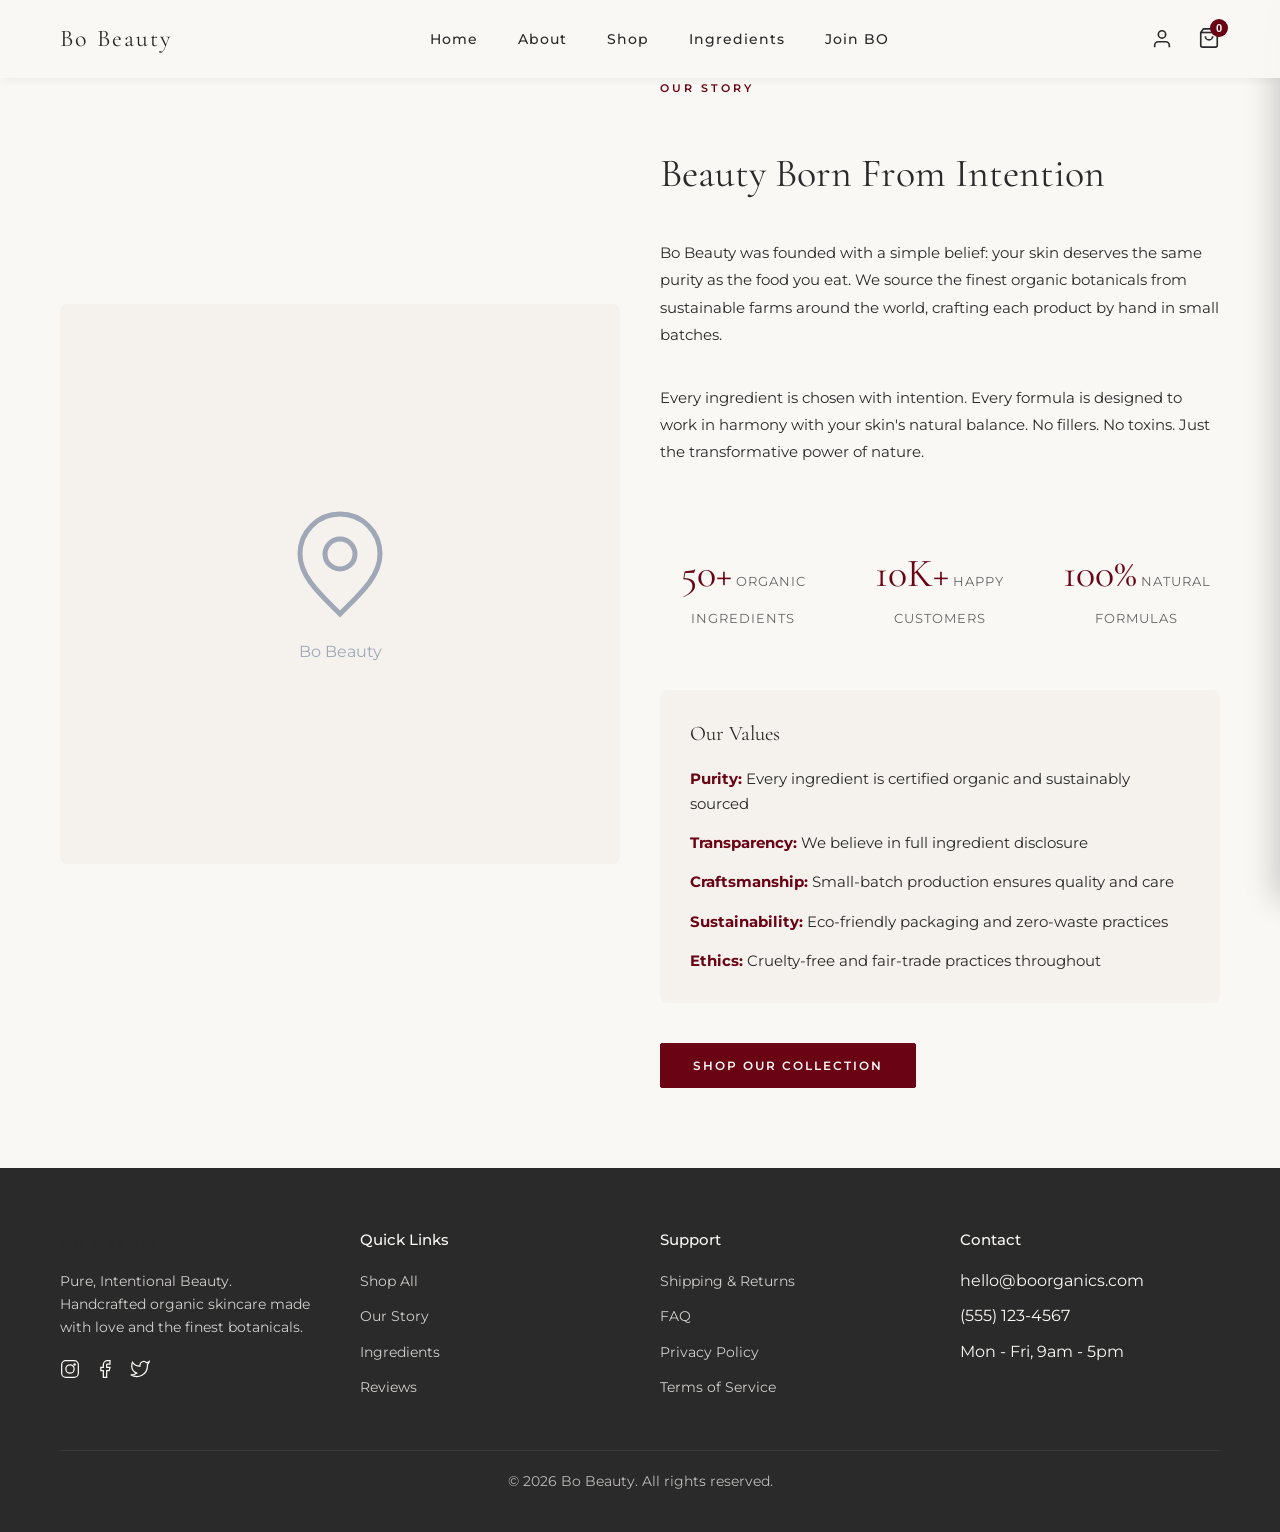
<file: about.html>
<!DOCTYPE html>
<html lang="en">
<head>
  <meta charset="UTF-8">
  <meta name="viewport" content="width=device-width, initial-scale=1.0">
  <title>Our Story — Bo Beauty</title>
  <link rel="stylesheet" href="styles.css">
  <link href="https://fonts.googleapis.com/css2?family=Cormorant+Garamond:ital,wght@0,300;0,400;0,500;0,600;0,700;1,300;1,400&family=Montserrat:wght@300;400;500;600&display=swap" rel="stylesheet">
</head>
<body>

  <!-- Navigation -->
  <nav class="navbar" id="navbar">
    <div class="nav-container">
      <a href="index.html" class="logo">Bo Beauty</a>
      <button class="nav-toggle" id="navToggle" aria-label="Toggle menu">
        <span></span>
        <span></span>
        <span></span>
      </button>
      <ul class="nav-links" id="navLinks">
        <li><a href="index.html">Home</a></li>
        <li><a href="#about">About</a></li>
        <li><a href="index.html#shop">Shop</a></li>
        <li><a href="index.html#ingredients">Ingredients</a></li>
        <li><a href="joinbo.html" class="join-bo-link">Join BO</a></li>
      </ul>
      <div class="nav-actions">
        <a href="login.html" class="account-btn" id="accountLink" aria-label="Account">
          <svg width="22" height="22" viewBox="0 0 24 24" fill="none" stroke="currentColor" stroke-width="1.8">
            <path d="M20 21v-2a4 4 0 0 0-4-4H8a4 4 0 0 0-4 4v2"/><circle cx="12" cy="7" r="4"/>
          </svg>
        </a>
        <button class="cart-btn" id="cartBtn" aria-label="Shopping cart">
          <svg width="22" height="22" viewBox="0 0 24 24" fill="none" stroke="currentColor" stroke-width="1.8">
            <path d="M6 2L3 6v14a2 2 0 002 2h14a2 2 0 002-2V6l-3-4z"/>
            <line x1="3" y1="6" x2="21" y2="6"/>
            <path d="M16 10a4 4 0 01-8 0"/>
          </svg>
          <span class="cart-count" id="cartCount">0</span>
        </button>
      </div>
    </div>
  </nav>

  <!-- About Section -->
  <section class="about-page" id="about">
    <div class="container">
      <div class="about-grid">
        <div class="about-image">
          <div class="about-image-placeholder">
            <svg width="120" height="120" viewBox="0 0 24 24" fill="none" stroke="currentColor" stroke-width="1">
              <path d="M12 22c4-4 8-7.5 8-12a8 8 0 10-16 0c0 4.5 4 8 8 12z"/>
              <circle cx="12" cy="10" r="3"/>
            </svg>
            <span>Bo Beauty</span>
          </div>
        </div>
        <div class="about-text-content">
          <p class="section-label">Our Story</p>
          <h1 class="section-title">Beauty Born From Intention</h1>
          <p class="about-text">Bo Beauty was founded with a simple belief: your skin deserves the same purity as the food you eat. We source the finest organic botanicals from sustainable farms around the world, crafting each product by hand in small batches.</p>
          <p class="about-text">Every ingredient is chosen with intention. Every formula is designed to work in harmony with your skin's natural balance. No fillers. No toxins. Just the transformative power of nature.</p>

          <div class="about-stats">
            <div class="stat">
              <span class="stat-number">50+</span>
              <span class="stat-label">Organic Ingredients</span>
            </div>
            <div class="stat">
              <span class="stat-number">10K+</span>
              <span class="stat-label">Happy Customers</span>
            </div>
            <div class="stat">
              <span class="stat-number">100%</span>
              <span class="stat-label">Natural Formulas</span>
            </div>
          </div>

          <div class="about-values">
            <h3>Our Values</h3>
            <ul>
              <li><strong>Purity:</strong> Every ingredient is certified organic and sustainably sourced</li>
              <li><strong>Transparency:</strong> We believe in full ingredient disclosure</li>
              <li><strong>Craftsmanship:</strong> Small-batch production ensures quality and care</li>
              <li><strong>Sustainability:</strong> Eco-friendly packaging and zero-waste practices</li>
              <li><strong>Ethics:</strong> Cruelty-free and fair-trade practices throughout</li>
            </ul>
          </div>

          <a href="index.html#shop" class="btn btn-primary">Shop Our Collection</a>
        </div>
      </div>
    </div>
  </section>

  <!-- Footer -->
  <footer class="footer" id="contact">
    <div class="container">
      <div class="footer-grid">
        <div class="footer-brand">
          <h3 class="logo">Bo Beauty</h3>
          <p>Pure, Intentional Beauty. Handcrafted organic skincare made with love and the finest botanicals.</p>
          <div class="social-links">
            <a href="#" aria-label="Instagram">
              <svg width="20" height="20" viewBox="0 0 24 24" fill="none" stroke="currentColor" stroke-width="1.5"><rect x="2" y="2" width="20" height="20" rx="5"/><circle cx="12" cy="12" r="5"/><circle cx="17.5" cy="6.5" r="1.5" fill="currentColor" stroke="none"/></svg>
            </a>
            <a href="#" aria-label="Facebook">
              <svg width="20" height="20" viewBox="0 0 24 24" fill="none" stroke="currentColor" stroke-width="1.5"><path d="M18 2h-3a5 5 0 00-5 5v3H7v4h3v8h4v-8h3l1-4h-4V7a1 1 0 011-1h3z"/></svg>
            </a>
            <a href="#" aria-label="Twitter">
              <svg width="20" height="20" viewBox="0 0 24 24" fill="none" stroke="currentColor" stroke-width="1.5"><path d="M23 3a10.9 10.9 0 01-3.14 1.53 4.48 4.48 0 00-7.86 3v1A10.66 10.66 0 013 4s-4 9 5 13a11.64 11.64 0 01-7 2c9 5 20 0 20-11.5a4.5 4.5 0 00-.08-.83A7.72 7.72 0 0023 3z"/></svg>
            </a>
          </div>
        </div>
        <div class="footer-links">
          <h4>Quick Links</h4>
          <ul>
            <li><a href="index.html#shop">Shop All</a></li>
            <li><a href="#about">Our Story</a></li>
            <li><a href="index.html#ingredients">Ingredients</a></li>
            <li><a href="index.html#testimonials">Reviews</a></li>
          </ul>
        </div>
        <div class="footer-links">
          <h4>Support</h4>
          <ul>
            <li><a href="#">Shipping & Returns</a></li>
            <li><a href="#">FAQ</a></li>
            <li><a href="#">Privacy Policy</a></li>
            <li><a href="#">Terms of Service</a></li>
          </ul>
        </div>
        <div class="footer-links">
          <h4>Contact</h4>
          <ul>
            <li>hello@boorganics.com</li>
            <li>(555) 123-4567</li>
            <li>Mon - Fri, 9am - 5pm</li>
          </ul>
        </div>
      </div>
      <div class="footer-bottom">
        <p>&copy; 2026 Bo Beauty. All rights reserved.</p>
      </div>
    </div>
  </footer>

  <!-- Cart Sidebar -->
  <div class="cart-overlay" id="cartOverlay"></div>
  <div class="cart-sidebar" id="cartSidebar">
    <div class="cart-header">
      <h3>Your Cart</h3>
      <button class="cart-close" id="cartClose">&times;</button>
    </div>
    <div class="cart-items" id="cartItems">
      <p class="cart-empty">Your cart is empty</p>
    </div>
    <div class="cart-footer" id="cartFooter" style="display:none;">
      <div class="cart-total">
        <span>Total</span>
        <span id="cartTotal">$0.00</span>
      </div>
      <button class="btn btn-primary btn-full">Checkout</button>
    </div>
  </div>

  <script src="script.js"></script>
</body>
</html>
</file>
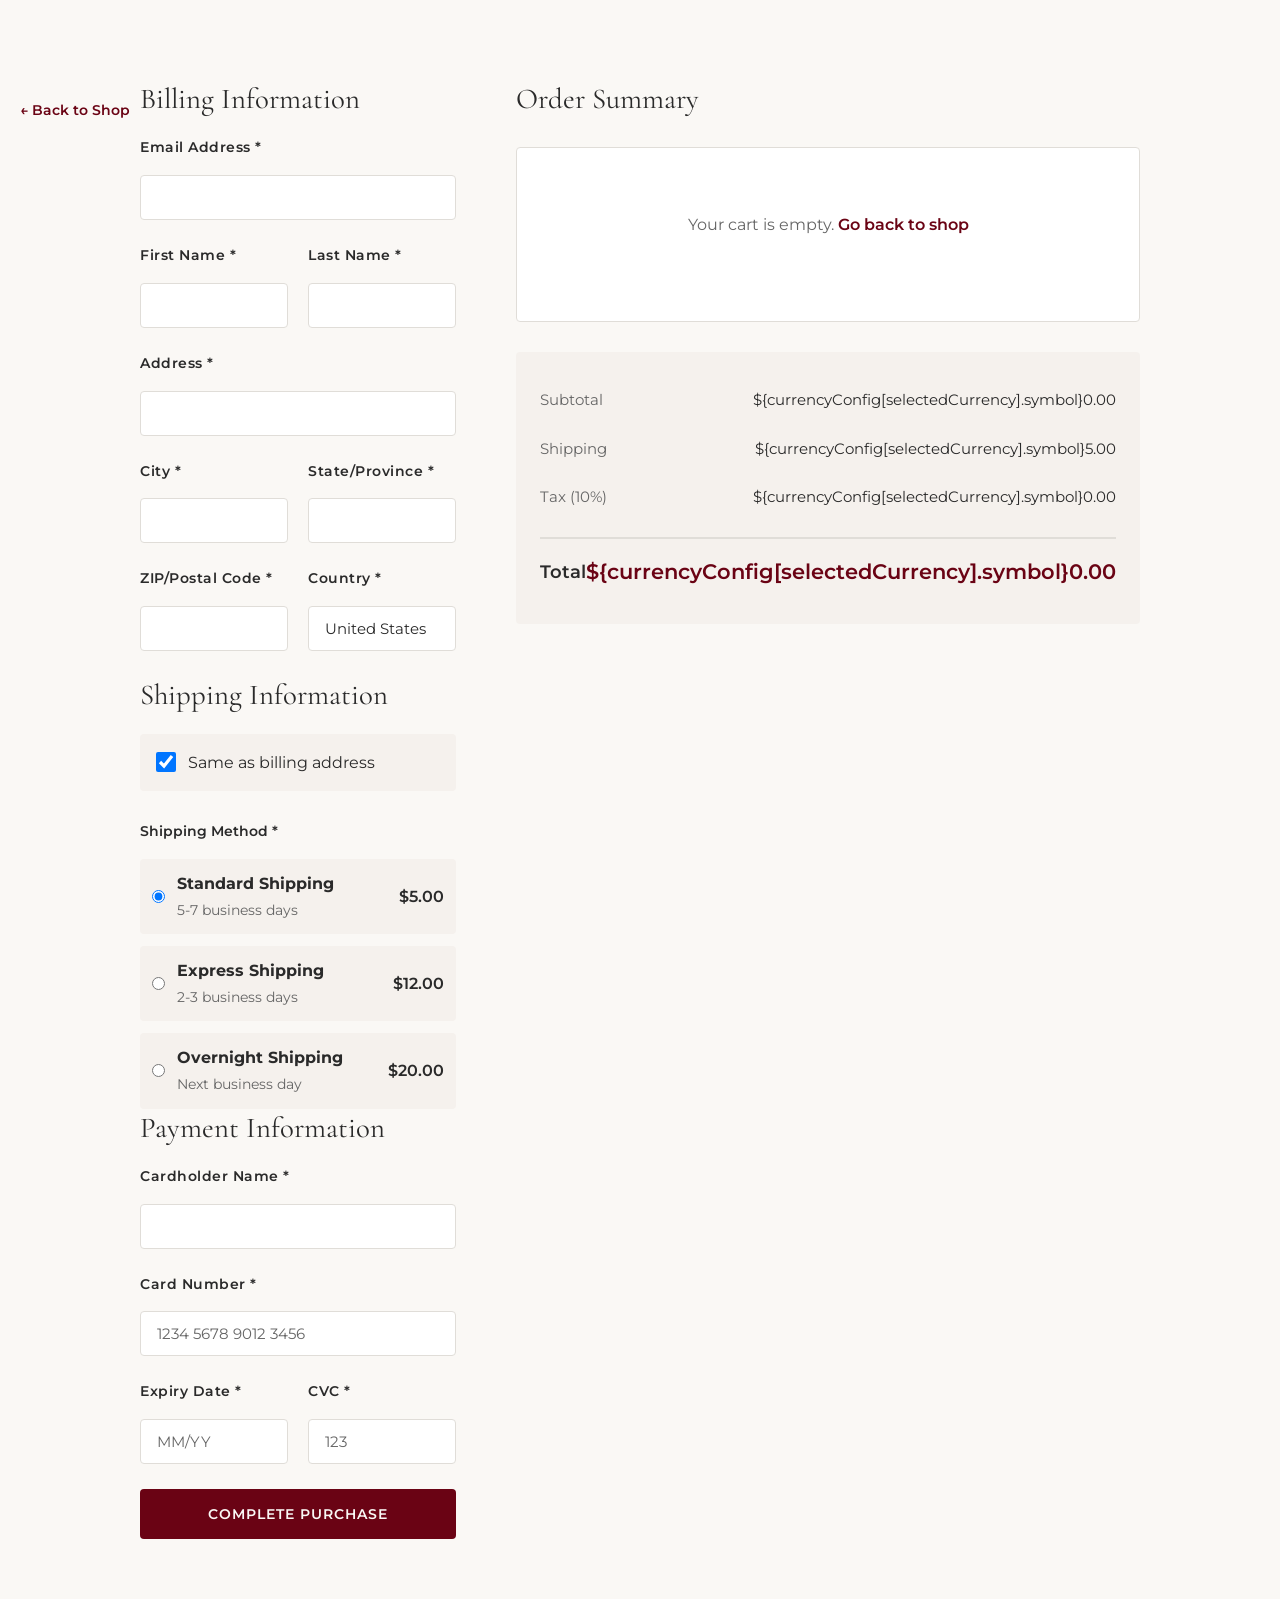
<file: checkout.html>
<!DOCTYPE html>
<html lang="en">
<head>
  <meta charset="UTF-8">
  <meta name="viewport" content="width=device-width, initial-scale=1.0">
  <title>Checkout — Bo Beauty</title>
  <link rel="stylesheet" href="styles.css">
  <link href="https://fonts.googleapis.com/css2?family=Cormorant+Garamond:ital,wght@0,300;0,400;0,500;0,600;0,700;1,300;1,400&family=Montserrat:wght@300;400;500;600&display=swap" rel="stylesheet">
  <style>
    .checkout-page {
      min-height: 100vh;
      background: var(--cream);
      padding: 80px 20px 60px;
    }

    .checkout-container {
      max-width: 1000px;
      margin: 0 auto;
      display: grid;
      grid-template-columns: 1fr 1fr;
      gap: 60px;
    }

    .checkout-form-section {
      display: flex;
      flex-direction: column;
      gap: 40px;
    }

    .checkout-section-title {
      font-family: 'Cormorant Garamond', serif;
      font-size: 1.8rem;
      margin-bottom: 20px;
      color: var(--text);
    }

    .form-group {
      display: flex;
      flex-direction: column;
      gap: 8px;
    }

    .form-group label {
      font-family: 'Montserrat', sans-serif;
      font-size: 0.85rem;
      font-weight: 600;
      letter-spacing: 0.5px;
      color: var(--text);
    }

    .form-group input,
    .form-group select {
      padding: 12px 16px;
      border: 1px solid var(--border);
      border-radius: 4px;
      font-family: 'Montserrat', sans-serif;
      font-size: 0.95rem;
      color: var(--text);
      transition: border-color 0.3s ease, box-shadow 0.3s ease, background 0.3s ease;
    }

    .form-group input:focus,
    .form-group select:focus {
      outline: none;
      border-color: var(--burgundy);
      box-shadow: 0 0 0 3px rgba(106, 3, 20, 0.1);
      background: rgba(106, 3, 20, 0.02);
    }

    .form-row {
      display: grid;
      grid-template-columns: 1fr 1fr;
      gap: 20px;
    }

    .checkbox-group {
      display: flex;
      align-items: center;
      gap: 12px;
      padding: 16px;
      background: var(--bg-light);
      border-radius: 4px;
    }

    .checkbox-group input[type="checkbox"] {
      width: 20px;
      height: 20px;
      cursor: pointer;
    }

    .checkbox-group label {
      margin: 0;
      cursor: pointer;
      font-weight: 400;
    }

    .order-summary {
      position: sticky;
      top: 100px;
    }

    .order-summary-title {
      font-family: 'Cormorant Garamond', serif;
      font-size: 1.8rem;
      margin-bottom: 30px;
      color: var(--text);
    }

    .order-items {
      background: white;
      border: 1px solid var(--border);
      border-radius: 4px;
      padding: 24px;
      margin-bottom: 30px;
      max-height: 400px;
      overflow-y: auto;
    }

    .order-item {
      display: flex;
      justify-content: space-between;
      align-items: center;
      padding: 12px 0;
      border-bottom: 1px solid var(--border);
    }

    .order-item:last-child {
      border-bottom: none;
    }

    .order-item-name {
      font-weight: 500;
      color: var(--text);
    }

    .order-item-qty {
      color: var(--text-light);
      font-size: 0.9rem;
    }

    .order-item-price {
      font-weight: 600;
      color: var(--text);
    }

    .order-summary-section {
      background: var(--bg-light);
      padding: 24px;
      border-radius: 4px;
      margin-bottom: 20px;
    }

    .order-summary-row {
      display: flex;
      justify-content: space-between;
      align-items: center;
      padding: 12px 0;
      font-size: 0.95rem;
    }

    .order-summary-row.total {
      border-top: 2px solid var(--border);
      padding-top: 16px;
      margin-top: 16px;
      font-weight: 600;
      font-size: 1.1rem;
      color: var(--text);
    }

    .order-summary-row.total span:last-child {
      color: var(--burgundy);
      font-size: 1.3rem;
    }

    .order-summary-label {
      color: var(--text-light);
    }

    .checkout-button {
      width: 100%;
      padding: 16px;
      background: var(--burgundy);
      color: var(--cream);
      border: none;
      border-radius: 4px;
      font-family: 'Montserrat', sans-serif;
      font-size: 0.9rem;
      font-weight: 600;
      letter-spacing: 1px;
      cursor: pointer;
      transition: background 0.3s ease, box-shadow 0.3s ease, transform 0.2s ease;
    }

    .checkout-button:hover {
      background: #5a0210;
      box-shadow: 0 12px 24px rgba(106, 3, 20, 0.2);
      transform: translateY(-2px);
    }

    .checkout-button:active {
      transform: translateY(0);
    }

    .back-link {
      position: fixed;
      top: 20px;
      left: 20px;
      color: var(--burgundy);
      text-decoration: none;
      font-family: 'Montserrat', sans-serif;
      font-size: 0.85rem;
      font-weight: 600;
      display: flex;
      align-items: center;
      gap: 8px;
      transition: color 0.3s;
    }

    .back-link:hover {
      color: var(--text);
    }

    .checkout-success {
      display: none;
      text-align: center;
      padding: 60px 20px;
    }

    .checkout-success.show {
      display: block;
    }

    .success-icon {
      width: 80px;
      height: 80px;
      background: var(--success);
      border-radius: 50%;
      display: flex;
      align-items: center;
      justify-content: center;
      margin: 0 auto 30px;
      animation: scaleIn 0.6s cubic-bezier(0.16, 1, 0.3, 1);
    }

    .success-icon svg {
      width: 40px;
      height: 40px;
      stroke: white;
      stroke-width: 2;
    }

    .success-message {
      font-family: 'Cormorant Garamond', serif;
      font-size: 2.5rem;
      margin-bottom: 16px;
      color: var(--text);
    }

    .success-description {
      font-size: 1rem;
      color: var(--text-light);
      margin-bottom: 40px;
      line-height: 1.6;
    }

    .success-buttons {
      display: flex;
      gap: 20px;
      justify-content: center;
    }

    .success-buttons .btn {
      padding: 12px 32px;
    }

    @media (max-width: 768px) {
      .checkout-container {
        grid-template-columns: 1fr;
        gap: 40px;
      }

      .order-summary {
        position: relative;
        top: auto;
      }

      .checkout-page {
        padding: 60px 20px 40px;
      }

      .form-row {
        grid-template-columns: 1fr;
      }
    }
  </style>
</head>
<body>
  <a href="index.html" class="back-link">← Back to Shop</a>

  <section class="checkout-page">
    <div class="checkout-container">
      <!-- Checkout Form -->
      <div class="checkout-form-section">
        <form id="checkoutForm">
          <!-- Billing Information -->
          <section>
            <h2 class="checkout-section-title">Billing Information</h2>
            <div class="form-group">
              <label for="email">Email Address *</label>
              <input type="email" id="email" name="email" required>
            </div>
            <div class="form-row">
              <div class="form-group">
                <label for="firstName">First Name *</label>
                <input type="text" id="firstName" name="firstName" required>
              </div>
              <div class="form-group">
                <label for="lastName">Last Name *</label>
                <input type="text" id="lastName" name="lastName" required>
              </div>
            </div>
            <div class="form-group">
              <label for="address">Address *</label>
              <input type="text" id="address" name="address" required>
            </div>
            <div class="form-row">
              <div class="form-group">
                <label for="city">City *</label>
                <input type="text" id="city" name="city" required>
              </div>
              <div class="form-group">
                <label for="state">State/Province *</label>
                <input type="text" id="state" name="state" required>
              </div>
            </div>
            <div class="form-row">
              <div class="form-group">
                <label for="zip">ZIP/Postal Code *</label>
                <input type="text" id="zip" name="zip" required>
              </div>
              <div class="form-group">
                <label for="country">Country *</label>
                <input type="text" id="country" name="country" value="United States" required>
              </div>
            </div>
          </section>

          <!-- Shipping Information -->
          <section>
            <h2 class="checkout-section-title">Shipping Information</h2>
            <div class="checkbox-group">
              <input type="checkbox" id="sameAsBilling" name="sameAsBilling" checked>
              <label for="sameAsBilling">Same as billing address</label>
            </div>
            <div id="shippingFields" style="display: none; margin-top: 20px;">
              <div class="form-group">
                <label for="shippingAddress">Address *</label>
                <input type="text" id="shippingAddress" name="shippingAddress">
              </div>
              <div class="form-row">
                <div class="form-group">
                  <label for="shippingCity">City *</label>
                  <input type="text" id="shippingCity" name="shippingCity">
                </div>
                <div class="form-group">
                  <label for="shippingState">State/Province *</label>
                  <input type="text" id="shippingState" name="shippingState">
                </div>
              </div>
            </div>

            <div style="margin-top: 30px;">
              <label style="font-family: 'Montserrat', sans-serif; font-size: 0.85rem; font-weight: 600; display: block; margin-bottom: 16px;">Shipping Method *</label>
              <div style="display: flex; flex-direction: column; gap: 12px;">
                <label style="display: flex; align-items: center; gap: 12px; cursor: pointer; padding: 12px; background: var(--bg-light); border-radius: 4px;">
                  <input type="radio" name="shipping" value="5.00" checked required>
                  <span style="flex: 1;">
                    <strong>Standard Shipping</strong><br>
                    <span style="font-size: 0.85rem; color: var(--text-light);">5-7 business days</span>
                  </span>
                  <span style="font-weight: 600;">$5.00</span>
                </label>
                <label style="display: flex; align-items: center; gap: 12px; cursor: pointer; padding: 12px; background: var(--bg-light); border-radius: 4px;">
                  <input type="radio" name="shipping" value="12.00" required>
                  <span style="flex: 1;">
                    <strong>Express Shipping</strong><br>
                    <span style="font-size: 0.85rem; color: var(--text-light);">2-3 business days</span>
                  </span>
                  <span style="font-weight: 600;">$12.00</span>
                </label>
                <label style="display: flex; align-items: center; gap: 12px; cursor: pointer; padding: 12px; background: var(--bg-light); border-radius: 4px;">
                  <input type="radio" name="shipping" value="20.00" required>
                  <span style="flex: 1;">
                    <strong>Overnight Shipping</strong><br>
                    <span style="font-size: 0.85rem; color: var(--text-light);">Next business day</span>
                  </span>
                  <span style="font-weight: 600;">$20.00</span>
                </label>
              </div>
            </div>
          </section>

          <!-- Payment Information -->
          <section>
            <h2 class="checkout-section-title">Payment Information</h2>
            <div class="form-group">
              <label for="cardName">Cardholder Name *</label>
              <input type="text" id="cardName" name="cardName" required>
            </div>
            <div class="form-group">
              <label for="cardNumber">Card Number *</label>
              <input type="text" id="cardNumber" name="cardNumber" placeholder="1234 5678 9012 3456" required>
            </div>
            <div class="form-row">
              <div class="form-group">
                <label for="cardExpiry">Expiry Date *</label>
                <input type="text" id="cardExpiry" name="cardExpiry" placeholder="MM/YY" required>
              </div>
              <div class="form-group">
                <label for="cardCVC">CVC *</label>
                <input type="text" id="cardCVC" name="cardCVC" placeholder="123" required>
              </div>
            </div>
          </section>

          <button type="submit" class="checkout-button">COMPLETE PURCHASE</button>
        </form>

        <!-- Success Message -->
        <div class="checkout-success" id="checkoutSuccess">
          <div class="success-icon">
            <svg viewBox="0 0 24 24" fill="none" stroke="currentColor">
              <polyline points="20 6 9 17 4 12"></polyline>
            </svg>
          </div>
          <h2 class="success-message">Thank You!</h2>
          <p class="success-description">Your order has been placed successfully.<br>You'll receive a confirmation email shortly.</p>
          <div class="success-buttons">
            <a href="index.html" class="btn btn-primary">Back to Shop</a>
          </div>
        </div>
      </div>

      <!-- Order Summary -->
      <div class="order-summary">
        <h2 class="order-summary-title">Order Summary</h2>

        <div class="order-items" id="checkoutItems">
          <p style="text-align: center; color: var(--text-light);">Your cart is empty</p>
        </div>

        <div class="order-summary-section">
          <div class="order-summary-row">
            <span class="order-summary-label">Subtotal</span>
            <span id="summarySubtotal">${currencyConfig[selectedCurrency].symbol}0.00</span>
          </div>
          <div class="order-summary-row">
            <span class="order-summary-label">Shipping</span>
            <span id="summaryShipping">${currencyConfig[selectedCurrency].symbol}5.00</span>
          </div>
          <div class="order-summary-row">
            <span class="order-summary-label">Tax (10%)</span>
            <span id="summaryTax">${currencyConfig[selectedCurrency].symbol}0.00</span>
          </div>
          <div class="order-summary-row total">
            <span>Total</span>
            <span id="checkoutTotal">${currencyConfig[selectedCurrency].symbol}0.00</span>
          </div>
        </div>
      </div>
    </div>
  </section>

  <script>
    // ---- Currency Configuration (same as script.js) ----
    let selectedCurrency = 'USD';
    const currencyConfig = {
      USD: { name: 'USD', symbol: '$', rate: 1, country: 'USA' },
      MXN: { name: 'MXN', symbol: '$', rate: 17.5, country: 'Mexico' },
      EUR: { name: 'EUR', symbol: '€', rate: 0.92, country: 'Europe' }
    };

    // Convert price from base USD to selected currency
    function convertPrice(basePrice) {
      return basePrice * currencyConfig[selectedCurrency].rate;
    }

    // Format price with currency symbol
    function formatPrice(basePrice) {
      const converted = convertPrice(basePrice);
      const symbol = currencyConfig[selectedCurrency].symbol;
      return `${symbol}${converted.toFixed(2)}`;
    }

    // Load currency from localStorage
    function loadCurrency() {
      const saved = localStorage.getItem('boCurrency');
      if (saved && currencyConfig[saved]) {
        selectedCurrency = saved;
      } else {
        selectedCurrency = 'USD'; // Default to USD if not found
      }
    }

    loadCurrency();

    // Get cart from session storage
    const cart = JSON.parse(sessionStorage.getItem('cart')) || [];

    const TAX_RATE = 0.10; // 10% tax

    // Elements
    const checkoutForm = document.getElementById('checkoutForm');
    const checkoutSuccess = document.getElementById('checkoutSuccess');
    const checkoutItems = document.getElementById('checkoutItems');
    const summarySubtotal = document.getElementById('summarySubtotal');
    const summaryShipping = document.getElementById('summaryShipping');
    const summaryTax = document.getElementById('summaryTax');
    const checkoutTotal = document.getElementById('checkoutTotal');
    const sameAsBilling = document.getElementById('sameAsBilling');
    const shippingFields = document.getElementById('shippingFields');

    // Initialize order summary
    function initializeOrder() {
      if (cart.length === 0) {
        checkoutItems.innerHTML = '<p style="text-align: center; color: var(--text-light);">Your cart is empty</p>';
        return;
      }

      checkoutItems.innerHTML = cart.map(item => `
        <div class="order-item">
          <div>
            <div class="order-item-name">${item.name}</div>
            <div class="order-item-qty">Qty: ${item.qty}</div>
          </div>
          <div class="order-item-price">${formatPrice(item.price * item.qty)}</div>
        </div>
      `).join('');

      updateOrderSummary();
    }

    // Update order summary with tax and shipping
    function updateOrderSummary() {
      const subtotal = cart.reduce((sum, item) => sum + item.price * item.qty, 0);
      const shippingCost = parseFloat(document.querySelector('input[name="shipping"]:checked').value);
      const tax = subtotal * TAX_RATE;
      const total = subtotal + shippingCost + tax;

      summarySubtotal.textContent = formatPrice(subtotal);
      summaryShipping.textContent = formatPrice(shippingCost);
      summaryTax.textContent = formatPrice(tax);
      checkoutTotal.textContent = formatPrice(total);
    }

    // Handle "Same as billing" checkbox
    sameAsBilling.addEventListener('change', () => {
      if (sameAsBilling.checked) {
        shippingFields.style.display = 'none';
      } else {
        shippingFields.style.display = 'block';
      }
    });

    // Update order summary on shipping method change
    document.querySelectorAll('input[name="shipping"]').forEach(radio => {
      radio.addEventListener('change', updateOrderSummary);
    });

    // Handle form submission
    checkoutForm.addEventListener('submit', (e) => {
      e.preventDefault();

      // Show success message
      checkoutForm.style.display = 'none';
      checkoutSuccess.classList.add('show');

      // Clear cart and redirect after 3 seconds
      setTimeout(() => {
        sessionStorage.removeItem('cart');
        window.location.href = 'index.html';
      }, 3000);
    });

    // Initialize on load
    window.addEventListener('load', () => {
      if (cart.length === 0) {
        checkoutItems.innerHTML = '<p style="text-align: center; color: var(--text-light); padding: 40px 20px;">Your cart is empty. <a href="index.html" style="color: var(--burgundy); text-decoration: none; font-weight: 600;">Go back to shop</a></p>';
      } else {
        initializeOrder();
      }
    });

    initializeOrder();
  </script>
</body>
</html>
</file>
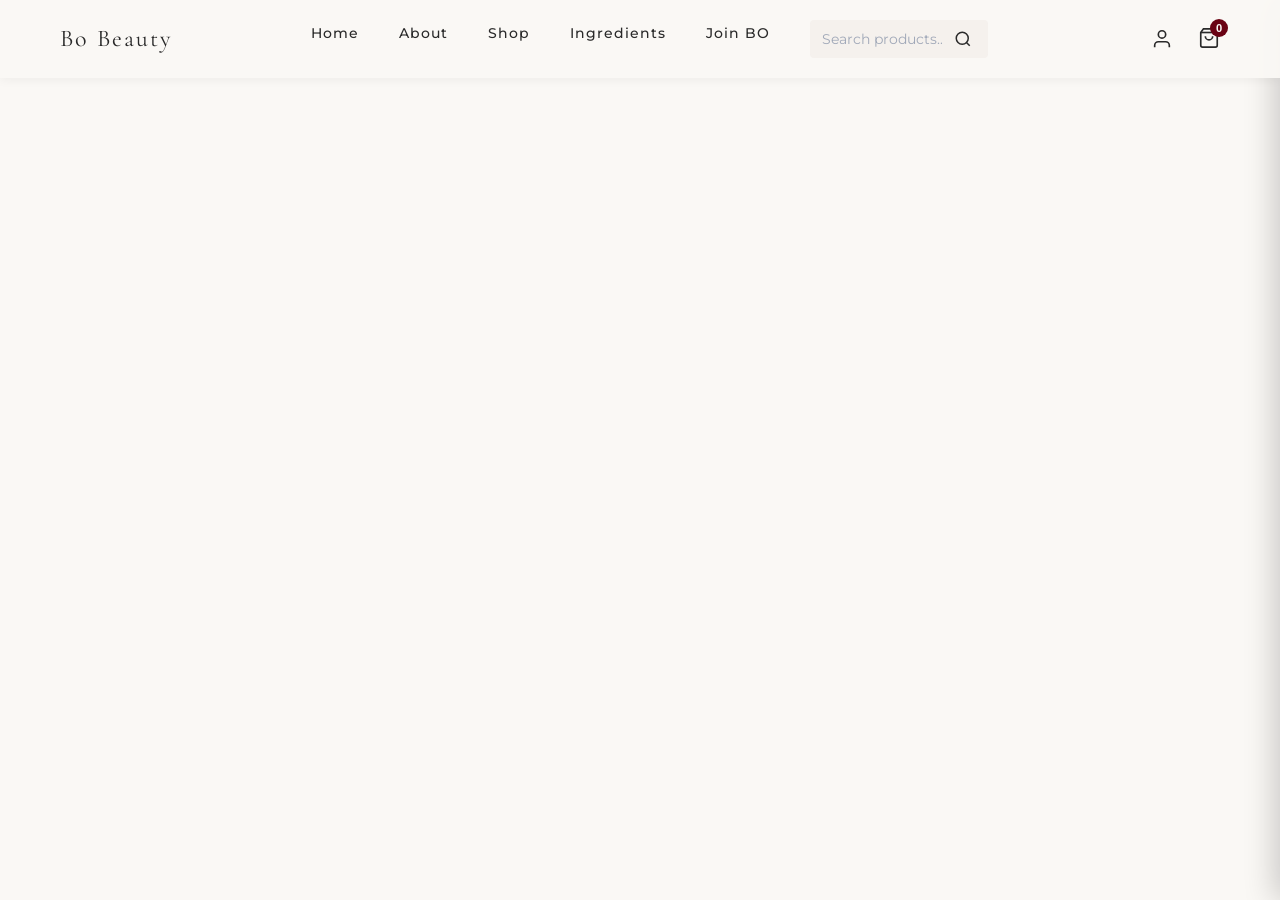
<file: index-spa.html>
<!DOCTYPE html>
<html lang="en">
<head>
  <meta charset="UTF-8">
  <meta name="viewport" content="width=device-width, initial-scale=1.0">
  <title>Bo Beauty — Pure, Intentional Beauty</title>
  <link rel="stylesheet" href="styles.css">
  <link href="https://fonts.googleapis.com/css2?family=Cormorant+Garamond:ital,wght@0,300;0,400;0,500;0,600;0,700;1,300;1,400&family=Montserrat:wght@300;400;500;600&display=swap" rel="stylesheet">
</head>
<body>

  <!-- Navigation (STATIC - NEVER CHANGES) -->
  <nav class="navbar" id="navbar">
    <div class="nav-container">
      <a href="#/" class="logo">Bo Beauty</a>
      <button class="nav-toggle" id="navToggle" aria-label="Toggle menu">
        <span></span>
        <span></span>
        <span></span>
      </button>
      <ul class="nav-links" id="navLinks">
        <li><a href="#/">Home</a></li>
        <li><a href="#/about">About</a></li>
        <li><a href="#/shop">Shop</a></li>
        <li><a href="#/ingredients">Ingredients</a></li>
        <li><a href="#/joinbo">Join BO</a></li>
        <li class="nav-search">
          <input type="text" id="searchInput" class="search-input" placeholder="Search products..." aria-label="Search products">
          <button id="searchBtn" class="search-btn" aria-label="Search">
            <svg width="18" height="18" viewBox="0 0 24 24" fill="none" stroke="currentColor" stroke-width="2">
              <circle cx="11" cy="11" r="8"></circle>
              <path d="m21 21-4.35-4.35"></path>
            </svg>
          </button>
        </li>
      </ul>
      <div class="nav-actions">
        <a href="#/login" class="account-btn" aria-label="Account">
          <svg width="22" height="22" viewBox="0 0 24 24" fill="none" stroke="currentColor" stroke-width="1.8">
            <path d="M20 21v-2a4 4 0 0 0-4-4H8a4 4 0 0 0-4 4v2"/><circle cx="12" cy="7" r="4"/>
          </svg>
        </a>
        <button class="cart-btn" id="cartBtn" aria-label="Shopping cart">
          <svg width="22" height="22" viewBox="0 0 24 24" fill="none" stroke="currentColor" stroke-width="1.8">
            <path d="M6 2L3 6v14a2 2 0 002 2h14a2 2 0 002-2V6l-3-4z"/>
            <line x1="3" y1="6" x2="21" y2="6"/>
            <path d="M16 10a4 4 0 01-8 0"/>
          </svg>
          <span class="cart-count" id="cartCount">0</span>
        </button>
      </div>
    </div>
  </nav>

  <!-- PAGE CONTAINER - Content changes here, navbar stays -->
  <div id="app">
    <!-- Pages will be injected here -->
  </div>

  <!-- Cart Sidebar (STATIC) -->
  <div class="cart-overlay" id="cartOverlay"></div>
  <div class="cart-sidebar" id="cartSidebar">
    <div class="cart-header">
      <h3>Your Cart</h3>
      <button class="cart-close" id="cartClose">&times;</button>
    </div>
    <div class="cart-items" id="cartItems">
      <p class="cart-empty">Your cart is empty</p>
    </div>
    <div class="cart-footer" id="cartFooter" style="display:none;">
      <div class="cart-total">
        <span>Total</span>
        <span id="cartTotal">$0.00</span>
      </div>
      <button class="btn btn-primary btn-full" id="cartCheckoutBtn">Checkout</button>
    </div>
  </div>

  <script src="product-detail.js"></script>
  <script src="pages.js"></script>
  <script src="script.js"></script>
</body>
</html>
</file>
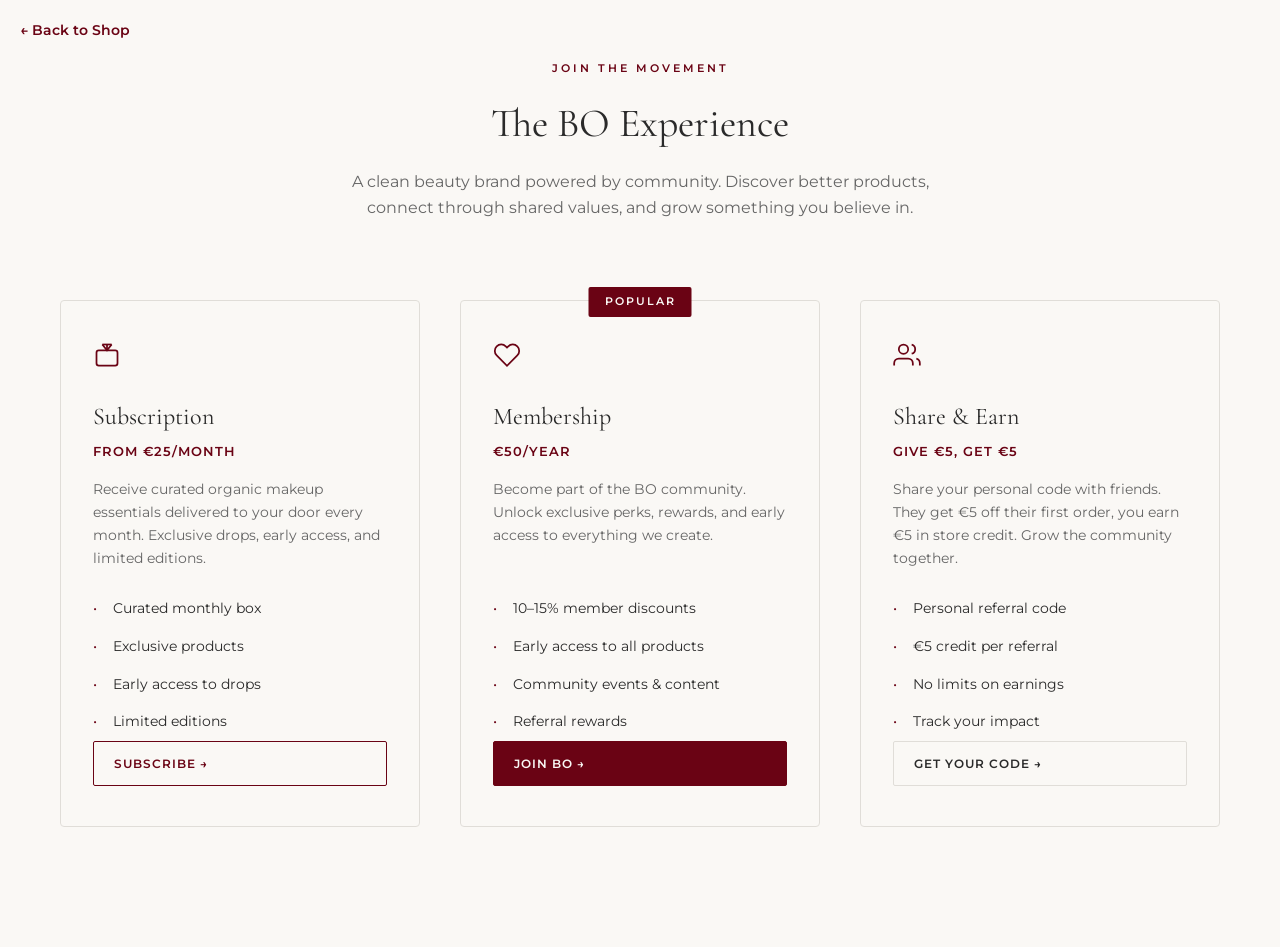
<file: joinbo.html>
<!DOCTYPE html>
<html lang="en">
<head>
  <meta charset="UTF-8">
  <meta name="viewport" content="width=device-width, initial-scale=1.0">
  <title>Join BO — The BO Experience</title>
  <link rel="stylesheet" href="styles.css">
  <link href="https://fonts.googleapis.com/css2?family=Cormorant+Garamond:ital,wght@0,300;0,400;0,500;0,600;0,700;1,300;1,400&family=Montserrat:wght@300;400;500;600&display=swap" rel="stylesheet">
  <style>
    .joinbo-page {
      min-height: 100vh;
      background: var(--cream);
      padding: 60px 20px;
    }

    .joinbo-page .container {
      max-width: 1200px;
      margin: 0 auto;
    }

    .joinbo-header {
      text-align: center;
      margin-bottom: 80px;
    }

    .joinbo-header .section-label {
      opacity: 1;
      animation: fadeSlideUp 1s ease 0.2s both;
    }

    .joinbo-header .section-title {
      opacity: 1;
      animation: fadeSlideUp 1s ease 0.4s both;
    }

    .joinbo-header .section-description {
      opacity: 1;
      animation: fadeSlideUp 1s ease 0.6s both;
    }

    .joinbo-grid {
      display: grid;
      grid-template-columns: repeat(3, 1fr);
      gap: 40px;
      margin-bottom: 60px;
    }

    .back-btn {
      position: fixed;
      top: 20px;
      left: 20px;
      color: var(--burgundy);
      text-decoration: none;
      font-family: 'Montserrat', sans-serif;
      font-size: 0.85rem;
      font-weight: 600;
      display: flex;
      align-items: center;
      gap: 8px;
      transition: color 0.3s;
    }

    .back-btn:hover {
      color: var(--text);
    }

    @media (max-width: 768px) {
      .joinbo-grid {
        grid-template-columns: 1fr;
        gap: 30px;
      }

      .joinbo-page {
        padding: 40px 20px;
      }

      .joinbo-header {
        margin-bottom: 50px;
      }
    }

    @keyframes fadeSlideUp {
      from {
        opacity: 0;
        transform: translateY(30px);
      }
      to {
        opacity: 1;
        transform: translateY(0);
      }
    }
  </style>
</head>
<body>
  <a href="index.html" class="back-btn">← Back to Shop</a>

  <section class="joinbo-page">
    <div class="container">
      <div class="joinbo-header">
        <p class="section-label center">Join The Movement</p>
        <h1 class="section-title center">The BO Experience</h1>
        <p class="section-description center">A clean beauty brand powered by community. Discover better products, connect through shared values, and grow something you believe in.</p>
      </div>

      <div class="joinbo-grid">

        <!-- Subscription Card -->
        <div class="experience-card">
          <div class="experience-icon">
            <svg width="28" height="28" viewBox="0 0 24 24" fill="none" stroke="currentColor" stroke-width="1.5">
              <rect x="3" y="8" width="18" height="13" rx="2"/>
              <path d="M12 8V3"/><path d="M8 3h8"/><path d="M8 3l4 5 4-5"/>
            </svg>
          </div>
          <h3 class="experience-card-title">Subscription</h3>
          <p class="experience-card-pricing">FROM €25/MONTH</p>
          <p class="experience-card-desc">Receive curated organic makeup essentials delivered to your door every month. Exclusive drops, early access, and limited editions.</p>
          <ul class="experience-card-list">
            <li>Curated monthly box</li>
            <li>Exclusive products</li>
            <li>Early access to drops</li>
            <li>Limited editions</li>
          </ul>
          <a href="#" class="experience-btn" data-enrollment="subscription">SUBSCRIBE →</a>
        </div>

        <!-- Membership Card (Popular) -->
        <div class="experience-card popular">
          <div class="experience-popular-badge">POPULAR</div>
          <div class="experience-icon">
            <svg width="28" height="28" viewBox="0 0 24 24" fill="none" stroke="currentColor" stroke-width="1.5">
              <path d="M20.84 4.61a5.5 5.5 0 00-7.78 0L12 5.67l-1.06-1.06a5.5 5.5 0 00-7.78 7.78l1.06 1.06L12 21.23l7.78-7.78 1.06-1.06a5.5 5.5 0 000-7.78z"/>
            </svg>
          </div>
          <h3 class="experience-card-title">Membership</h3>
          <p class="experience-card-pricing">€50/YEAR</p>
          <p class="experience-card-desc">Become part of the BO community. Unlock exclusive perks, rewards, and early access to everything we create.</p>
          <ul class="experience-card-list">
            <li>10–15% member discounts</li>
            <li>Early access to all products</li>
            <li>Community events & content</li>
            <li>Referral rewards</li>
          </ul>
          <a href="#" class="experience-btn filled" data-enrollment="membership">JOIN BO →</a>
        </div>

        <!-- Share & Earn Card -->
        <div class="experience-card">
          <div class="experience-icon">
            <svg width="28" height="28" viewBox="0 0 24 24" fill="none" stroke="currentColor" stroke-width="1.5">
              <path d="M17 21v-2a4 4 0 00-4-4H5a4 4 0 00-4 4v2"/><circle cx="9" cy="7" r="4"/><path d="M23 21v-2a4 4 0 00-3-3.87"/><path d="M16 3.13a4 4 0 010 7.75"/>
            </svg>
          </div>
          <h3 class="experience-card-title">Share & Earn</h3>
          <p class="experience-card-pricing">GIVE €5, GET €5</p>
          <p class="experience-card-desc">Share your personal code with friends. They get €5 off their first order, you earn €5 in store credit. Grow the community together.</p>
          <ul class="experience-card-list">
            <li>Personal referral code</li>
            <li>€5 credit per referral</li>
            <li>No limits on earnings</li>
            <li>Track your impact</li>
          </ul>
          <a href="#" class="experience-btn outline" data-enrollment="referral">GET YOUR CODE →</a>
        </div>

      </div>
    </div>
  </section>

  <script>
    // Enrollment tracking functions
    function loadEnrollments() {
      const saved = localStorage.getItem('boEnrollments');
      return saved ? JSON.parse(saved) : { subscription: false, membership: false, referral: false };
    }

    function saveEnrollment(type) {
      const enrollments = loadEnrollments();
      enrollments[type] = true;
      localStorage.setItem('boEnrollments', JSON.stringify(enrollments));
    }

    // Handle enrollment buttons
    document.querySelectorAll('.experience-btn').forEach(btn => {
      btn.addEventListener('click', (e) => {
        e.preventDefault();
        const enrollmentType = btn.dataset.enrollment;
        if (enrollmentType) {
          saveEnrollment(enrollmentType);
          btn.textContent = 'Enrolled!';
          btn.style.background = '#2d6a2e';
          btn.style.borderColor = '#2d6a2e';
          btn.style.color = '#fff';
          setTimeout(() => {
            btn.textContent = btn.dataset.enrollment === 'subscription' ? 'SUBSCRIBE →' :
                              btn.dataset.enrollment === 'membership' ? 'JOIN BO →' : 'GET YOUR CODE →';
            btn.style.background = '';
            btn.style.borderColor = '';
            btn.style.color = '';
          }, 1500);
        }
      });
    });
  </script>
</body>
</html>
</file>
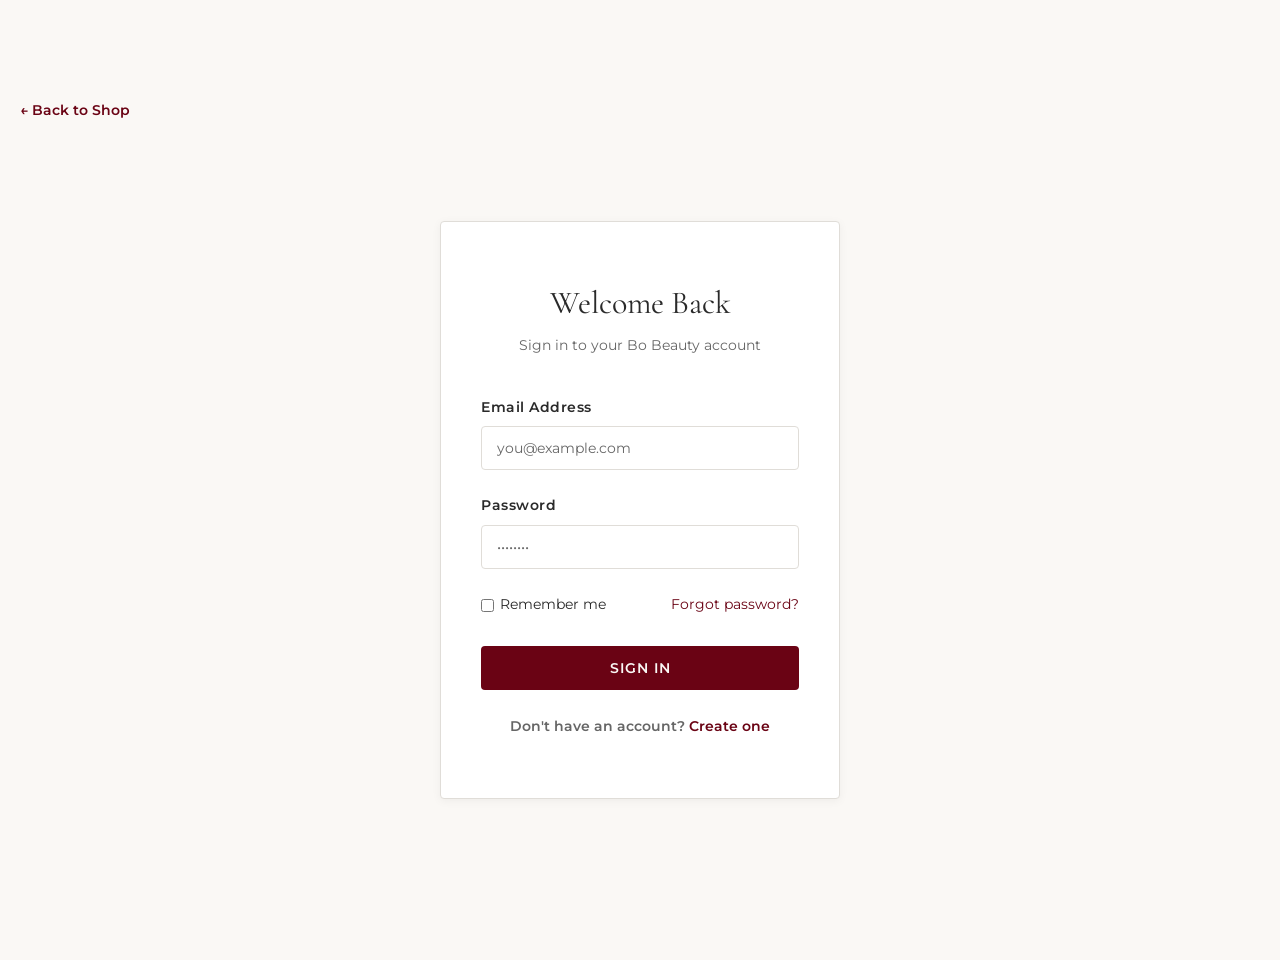
<file: login.html>
<!DOCTYPE html>
<html lang="en">
<head>
  <meta charset="UTF-8">
  <meta name="viewport" content="width=device-width, initial-scale=1.0">
  <title>Login — Bo Beauty</title>
  <link rel="stylesheet" href="styles.css">
  <link href="https://fonts.googleapis.com/css2?family=Cormorant+Garamond:ital,wght@0,300;0,400;0,500;0,600;0,700;1,300;1,400&family=Montserrat:wght@300;400;500;600&display=swap" rel="stylesheet">
  <style>
    .login-container {
      min-height: 100vh;
      display: flex;
      align-items: center;
      justify-content: center;
      background: var(--cream);
      padding: 20px;
    }

    .login-box {
      width: 100%;
      max-width: 400px;
      background: white;
      border: 1px solid var(--border);
      border-radius: 4px;
      padding: 60px 40px;
      box-shadow: 0 2px 10px rgba(0, 0, 0, 0.05);
    }

    .login-header {
      text-align: center;
      margin-bottom: 40px;
    }

    .login-header h1 {
      font-family: 'Cormorant Garamond', serif;
      font-size: 2rem;
      margin-bottom: 10px;
      color: var(--text);
    }

    .login-header p {
      color: var(--text-light);
      font-size: 0.9rem;
    }

    .form-group {
      margin-bottom: 25px;
    }

    .form-group label {
      display: block;
      font-family: 'Montserrat', sans-serif;
      font-size: 0.85rem;
      font-weight: 600;
      letter-spacing: 0.5px;
      margin-bottom: 8px;
      color: var(--text);
    }

    .form-group input {
      width: 100%;
      padding: 12px 15px;
      border: 1px solid var(--border);
      border-radius: 4px;
      font-family: 'Montserrat', sans-serif;
      font-size: 0.9rem;
      color: var(--text);
      transition: border-color 0.3s;
      box-sizing: border-box;
    }

    .form-group input:focus {
      outline: none;
      border-color: var(--burgundy);
    }

    .remember-forgot {
      display: flex;
      justify-content: space-between;
      align-items: center;
      margin-bottom: 30px;
      font-size: 0.85rem;
    }

    .remember-forgot a {
      color: var(--burgundy);
      text-decoration: none;
      transition: color 0.3s;
    }

    .remember-forgot a:hover {
      color: var(--text);
    }

    .login-btn {
      width: 100%;
      padding: 14px;
      background: var(--burgundy);
      color: var(--cream);
      border: none;
      border-radius: 4px;
      font-family: 'Montserrat', sans-serif;
      font-size: 0.85rem;
      font-weight: 600;
      letter-spacing: 1px;
      cursor: pointer;
      transition: background 0.3s;
    }

    .login-btn:hover {
      background: #5a0210;
    }

    .signup-link {
      text-align: center;
      margin-top: 25px;
      font-size: 0.9rem;
      color: var(--text-light);
    }

    .signup-link a {
      color: var(--burgundy);
      text-decoration: none;
      font-weight: 600;
      transition: color 0.3s;
    }

    .signup-link a:hover {
      color: var(--text);
    }

    .back-link {
      position: fixed;
      top: 20px;
      left: 20px;
      color: var(--burgundy);
      text-decoration: none;
      font-family: 'Montserrat', sans-serif;
      font-size: 0.85rem;
      font-weight: 600;
      display: flex;
      align-items: center;
      gap: 8px;
      transition: color 0.3s;
    }

    .back-link:hover {
      color: var(--text);
    }
  </style>
</head>
<body>
  <a href="index.html" class="back-link">← Back to Shop</a>

  <div class="login-container">
    <div class="login-box">
      <div class="login-header">
        <h1>Welcome Back</h1>
        <p>Sign in to your Bo Beauty account</p>
      </div>

      <form id="loginForm">
        <div class="form-group">
          <label for="email">Email Address</label>
          <input type="email" id="email" name="email" required placeholder="you@example.com">
        </div>

        <div class="form-group">
          <label for="password">Password</label>
          <input type="password" id="password" name="password" required placeholder="••••••••">
        </div>

        <div class="remember-forgot">
          <label>
            <input type="checkbox" name="remember"> Remember me
          </label>
          <a href="#">Forgot password?</a>
        </div>

        <button type="submit" class="login-btn">SIGN IN</button>
      </form>

      <div class="signup-link">
        Don't have an account? <a href="#">Create one</a>
      </div>
    </div>
  </div>

  <script>
    document.getElementById('loginForm').addEventListener('submit', (e) => {
      e.preventDefault();
      const email = document.getElementById('email').value;
      const btn = document.querySelector('.login-btn');
      const originalText = btn.textContent;

      btn.textContent = 'Signing in...';
      btn.style.background = '#2d6a2e';

      // Simulate login delay
      setTimeout(() => {
        btn.textContent = 'Signed in!';
        setTimeout(() => {
          window.location.href = 'index.html';
        }, 800);
      }, 1000);
    });
  </script>
</body>
</html>
</file>
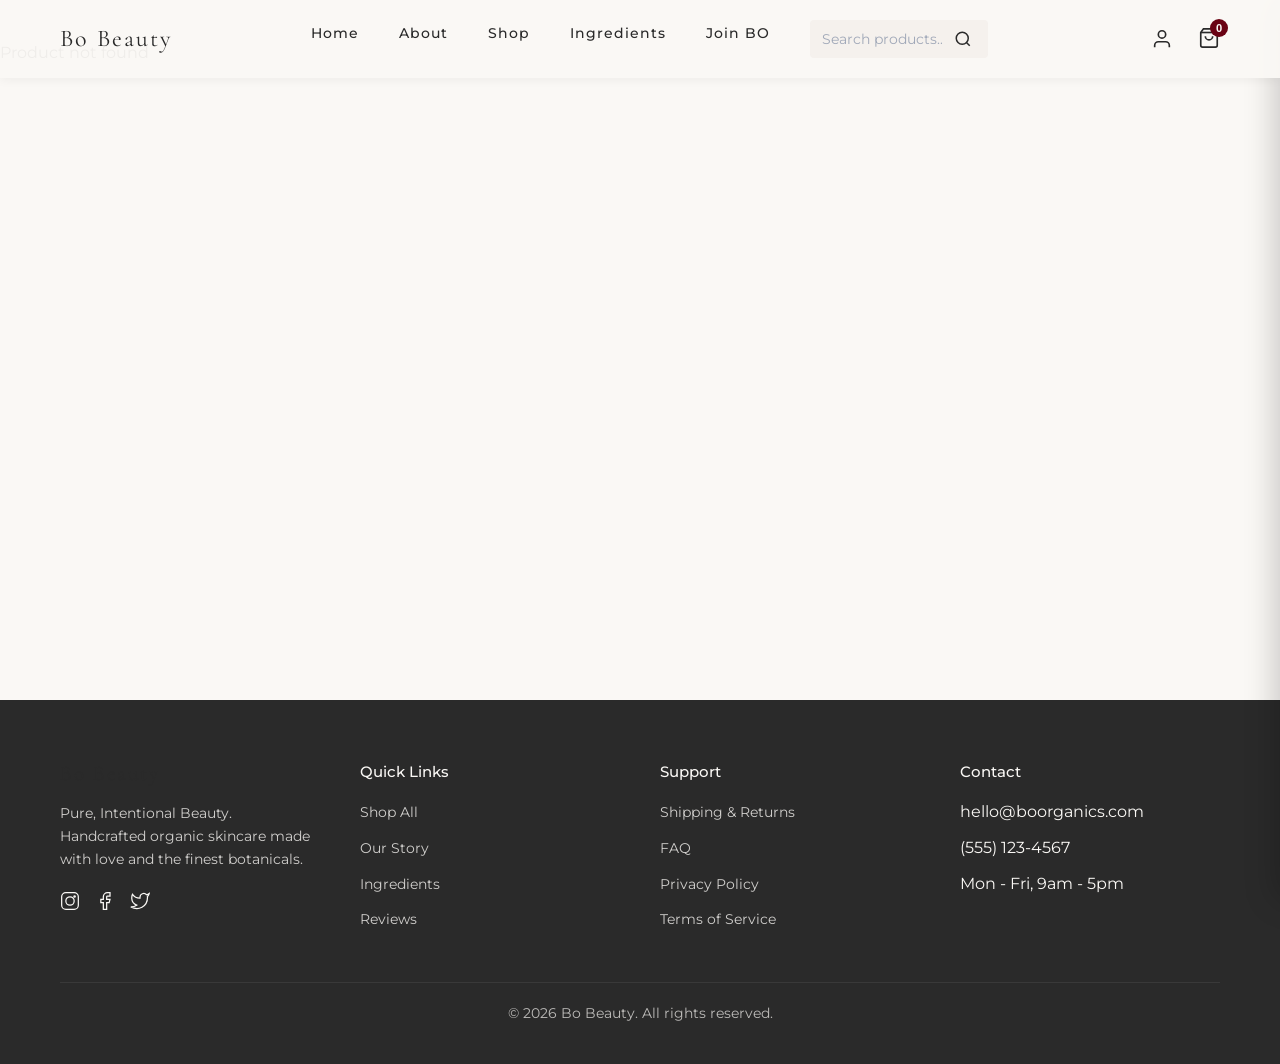
<file: product-detail.html>
<!DOCTYPE html>
<html lang="en">
<head>
  <meta charset="UTF-8">
  <meta name="viewport" content="width=device-width, initial-scale=1.0">
  <title>Product Details — Bo Beauty</title>
  <link rel="stylesheet" href="styles.css">
  <link href="https://fonts.googleapis.com/css2?family=Cormorant+Garamond:ital,wght@0,300;0,400;0,500;0,600;0,700;1,300;1,400&family=Montserrat:wght@300;400;500;600&display=swap" rel="stylesheet">
</head>
<body>

  <!-- Navigation -->
  <nav class="navbar" id="navbar">
    <div class="nav-container">
      <a href="index.html" class="logo">Bo Beauty</a>
      <button class="nav-toggle" id="navToggle" aria-label="Toggle menu">
        <span></span>
        <span></span>
        <span></span>
      </button>
      <ul class="nav-links" id="navLinks">
        <li><a href="index.html">Home</a></li>
        <li><a href="about.html">About</a></li>
        <li><a href="shop.html">Shop</a></li>
        <li><a href="index.html#ingredients">Ingredients</a></li>
        <li><a href="joinbo.html" class="join-bo-link">Join BO</a></li>
        <li class="nav-search">
          <input type="text" id="searchInput" class="search-input" placeholder="Search products..." aria-label="Search products">
          <button id="searchBtn" class="search-btn" aria-label="Search">
            <svg width="18" height="18" viewBox="0 0 24 24" fill="none" stroke="currentColor" stroke-width="2">
              <circle cx="11" cy="11" r="8"></circle>
              <path d="m21 21-4.35-4.35"></path>
            </svg>
          </button>
        </li>
      </ul>
      <div class="nav-actions">
        <a href="login.html" class="account-btn" id="accountLink" aria-label="Account">
          <svg width="22" height="22" viewBox="0 0 24 24" fill="none" stroke="currentColor" stroke-width="1.8">
            <path d="M20 21v-2a4 4 0 0 0-4-4H8a4 4 0 0 0-4 4v2"/><circle cx="12" cy="7" r="4"/>
          </svg>
        </a>
        <button class="cart-btn" id="cartBtn" aria-label="Shopping cart">
          <svg width="22" height="22" viewBox="0 0 24 24" fill="none" stroke="currentColor" stroke-width="1.8">
            <path d="M6 2L3 6v14a2 2 0 002 2h14a2 2 0 002-2V6l-3-4z"/>
            <line x1="3" y1="6" x2="21" y2="6"/>
            <path d="M16 10a4 4 0 01-8 0"/>
          </svg>
          <span class="cart-count" id="cartCount">0</span>
        </button>
      </div>
    </div>
  </nav>

  <!-- Product Detail Section -->
  <section class="product-detail-page">
    <div class="container">
      <a href="shop.html" class="back-link">← Back to Shop</a>

      <div class="product-detail-container">
        <div class="product-detail-image">
          <div class="product-detail-placeholder">
            <svg width="120" height="120" viewBox="0 0 24 24" fill="none" stroke="currentColor" stroke-width="1.2"><rect x="3" y="3" width="18" height="18" rx="3"/><circle cx="12" cy="10" r="3"/><path d="M7 21v-1a5 5 0 0110 0v1"/></svg>
          </div>
        </div>

        <div class="product-detail-content">
          <p class="product-detail-label" id="productLabel">Face Care</p>
          <h1 class="product-detail-title" id="productTitle">Loading...</h1>

          <div class="product-detail-rating">
            <div class="stars">
              <svg width="16" height="16" viewBox="0 0 24 24" fill="currentColor"><path d="M12 2l3.09 6.26L22 9.27l-5 4.87 1.18 6.88L12 17.77l-6.18 3.25L7 14.14 2 9.27l6.91-1.01L12 2z"/></svg>
              <svg width="16" height="16" viewBox="0 0 24 24" fill="currentColor"><path d="M12 2l3.09 6.26L22 9.27l-5 4.87 1.18 6.88L12 17.77l-6.18 3.25L7 14.14 2 9.27l6.91-1.01L12 2z"/></svg>
              <svg width="16" height="16" viewBox="0 0 24 24" fill="currentColor"><path d="M12 2l3.09 6.26L22 9.27l-5 4.87 1.18 6.88L12 17.77l-6.18 3.25L7 14.14 2 9.27l6.91-1.01L12 2z"/></svg>
              <svg width="16" height="16" viewBox="0 0 24 24" fill="currentColor"><path d="M12 2l3.09 6.26L22 9.27l-5 4.87 1.18 6.88L12 17.77l-6.18 3.25L7 14.14 2 9.27l6.91-1.01L12 2z"/></svg>
              <svg width="16" height="16" viewBox="0 0 24 24" fill="currentColor"><path d="M12 2l3.09 6.26L22 9.27l-5 4.87 1.18 6.88L12 17.77l-6.18 3.25L7 14.14 2 9.27l6.91-1.01L12 2z"/></svg>
            </div>
            <span class="rating-text">(128 reviews)</span>
          </div>

          <div class="product-detail-price" id="productPrice">$48.00</div>

          <p class="product-detail-description" id="productDescription">Loading product details...</p>

          <div class="product-detail-info">
            <h3>Key Benefits</h3>
            <ul id="productBenefits">
              <li>Brightens and evens skin tone</li>
              <li>Reduces appearance of fine lines</li>
              <li>Boosts natural radiance</li>
            </ul>
          </div>

          <div class="product-detail-info">
            <h3>How to Use</h3>
            <p id="productUsage">Apply 2-3 drops to clean skin in the morning and evening. Follow with your favorite moisturizer.</p>
          </div>

          <div class="product-detail-info">
            <h3>Ingredients</h3>
            <p id="productIngredients">Organic Rosehip Seed Oil, Vitamin C (L-Ascorbic Acid), Hyaluronic Acid, Jojoba Oil, Chamomile Extract</p>
          </div>

          <div class="product-detail-actions">
            <div class="quantity-selector">
              <button id="decreaseQty">−</button>
              <input type="number" id="quantity" value="1" min="1">
              <button id="increaseQty">+</button>
            </div>
            <button class="btn btn-primary btn-large" id="addToCartBtn">Add to Cart</button>
          </div>

          <div class="product-detail-shipping">
            <p>✓ Free shipping on orders over $50</p>
            <p>✓ 30-day money-back guarantee</p>
            <p>✓ Cruelty-free & vegan-friendly</p>
          </div>
        </div>
      </div>

      <!-- Related Products -->
      <div class="related-products-section">
        <h2>You Might Also Like</h2>
        <div class="products-grid" id="relatedProducts">
          <!-- Related products will be inserted here -->
        </div>
      </div>
    </div>
  </section>

  <!-- Footer -->
  <footer class="footer" id="contact">
    <div class="container">
      <div class="footer-grid">
        <div class="footer-brand">
          <h3 class="logo">Bo Beauty</h3>
          <p>Pure, Intentional Beauty. Handcrafted organic skincare made with love and the finest botanicals.</p>
          <div class="social-links">
            <a href="#" aria-label="Instagram">
              <svg width="20" height="20" viewBox="0 0 24 24" fill="none" stroke="currentColor" stroke-width="1.5"><rect x="2" y="2" width="20" height="20" rx="5"/><circle cx="12" cy="12" r="5"/><circle cx="17.5" cy="6.5" r="1.5" fill="currentColor" stroke="none"/></svg>
            </a>
            <a href="#" aria-label="Facebook">
              <svg width="20" height="20" viewBox="0 0 24 24" fill="none" stroke="currentColor" stroke-width="1.5"><path d="M18 2h-3a5 5 0 00-5 5v3H7v4h3v8h4v-8h3l1-4h-4V7a1 1 0 011-1h3z"/></svg>
            </a>
            <a href="#" aria-label="Twitter">
              <svg width="20" height="20" viewBox="0 0 24 24" fill="none" stroke="currentColor" stroke-width="1.5"><path d="M23 3a10.9 10.9 0 01-3.14 1.53 4.48 4.48 0 00-7.86 3v1A10.66 10.66 0 013 4s-4 9 5 13a11.64 11.64 0 01-7 2c9 5 20 0 20-11.5a4.5 4.5 0 00-.08-.83A7.72 7.72 0 0023 3z"/></svg>
            </a>
          </div>
        </div>
        <div class="footer-links">
          <h4>Quick Links</h4>
          <ul>
            <li><a href="shop.html">Shop All</a></li>
            <li><a href="about.html">Our Story</a></li>
            <li><a href="index.html#ingredients">Ingredients</a></li>
            <li><a href="index.html#testimonials">Reviews</a></li>
          </ul>
        </div>
        <div class="footer-links">
          <h4>Support</h4>
          <ul>
            <li><a href="#">Shipping & Returns</a></li>
            <li><a href="#">FAQ</a></li>
            <li><a href="#">Privacy Policy</a></li>
            <li><a href="#">Terms of Service</a></li>
          </ul>
        </div>
        <div class="footer-links">
          <h4>Contact</h4>
          <ul>
            <li>hello@boorganics.com</li>
            <li>(555) 123-4567</li>
            <li>Mon - Fri, 9am - 5pm</li>
          </ul>
        </div>
      </div>
      <div class="footer-bottom">
        <p>&copy; 2026 Bo Beauty. All rights reserved.</p>
      </div>
    </div>
  </footer>

  <!-- Cart Sidebar -->
  <div class="cart-overlay" id="cartOverlay"></div>
  <div class="cart-sidebar" id="cartSidebar">
    <div class="cart-header">
      <h3>Your Cart</h3>
      <button class="cart-close" id="cartClose">&times;</button>
    </div>
    <div class="cart-items" id="cartItems">
      <p class="cart-empty">Your cart is empty</p>
    </div>
    <div class="cart-footer" id="cartFooter" style="display:none;">
      <div class="cart-total">
        <span>Total</span>
        <span id="cartTotal">$0.00</span>
      </div>
      <button class="btn btn-primary btn-full">Checkout</button>
    </div>
  </div>

  <script src="script.js"></script>
  <script src="product-detail.js"></script>
</body>
</html>
</file>
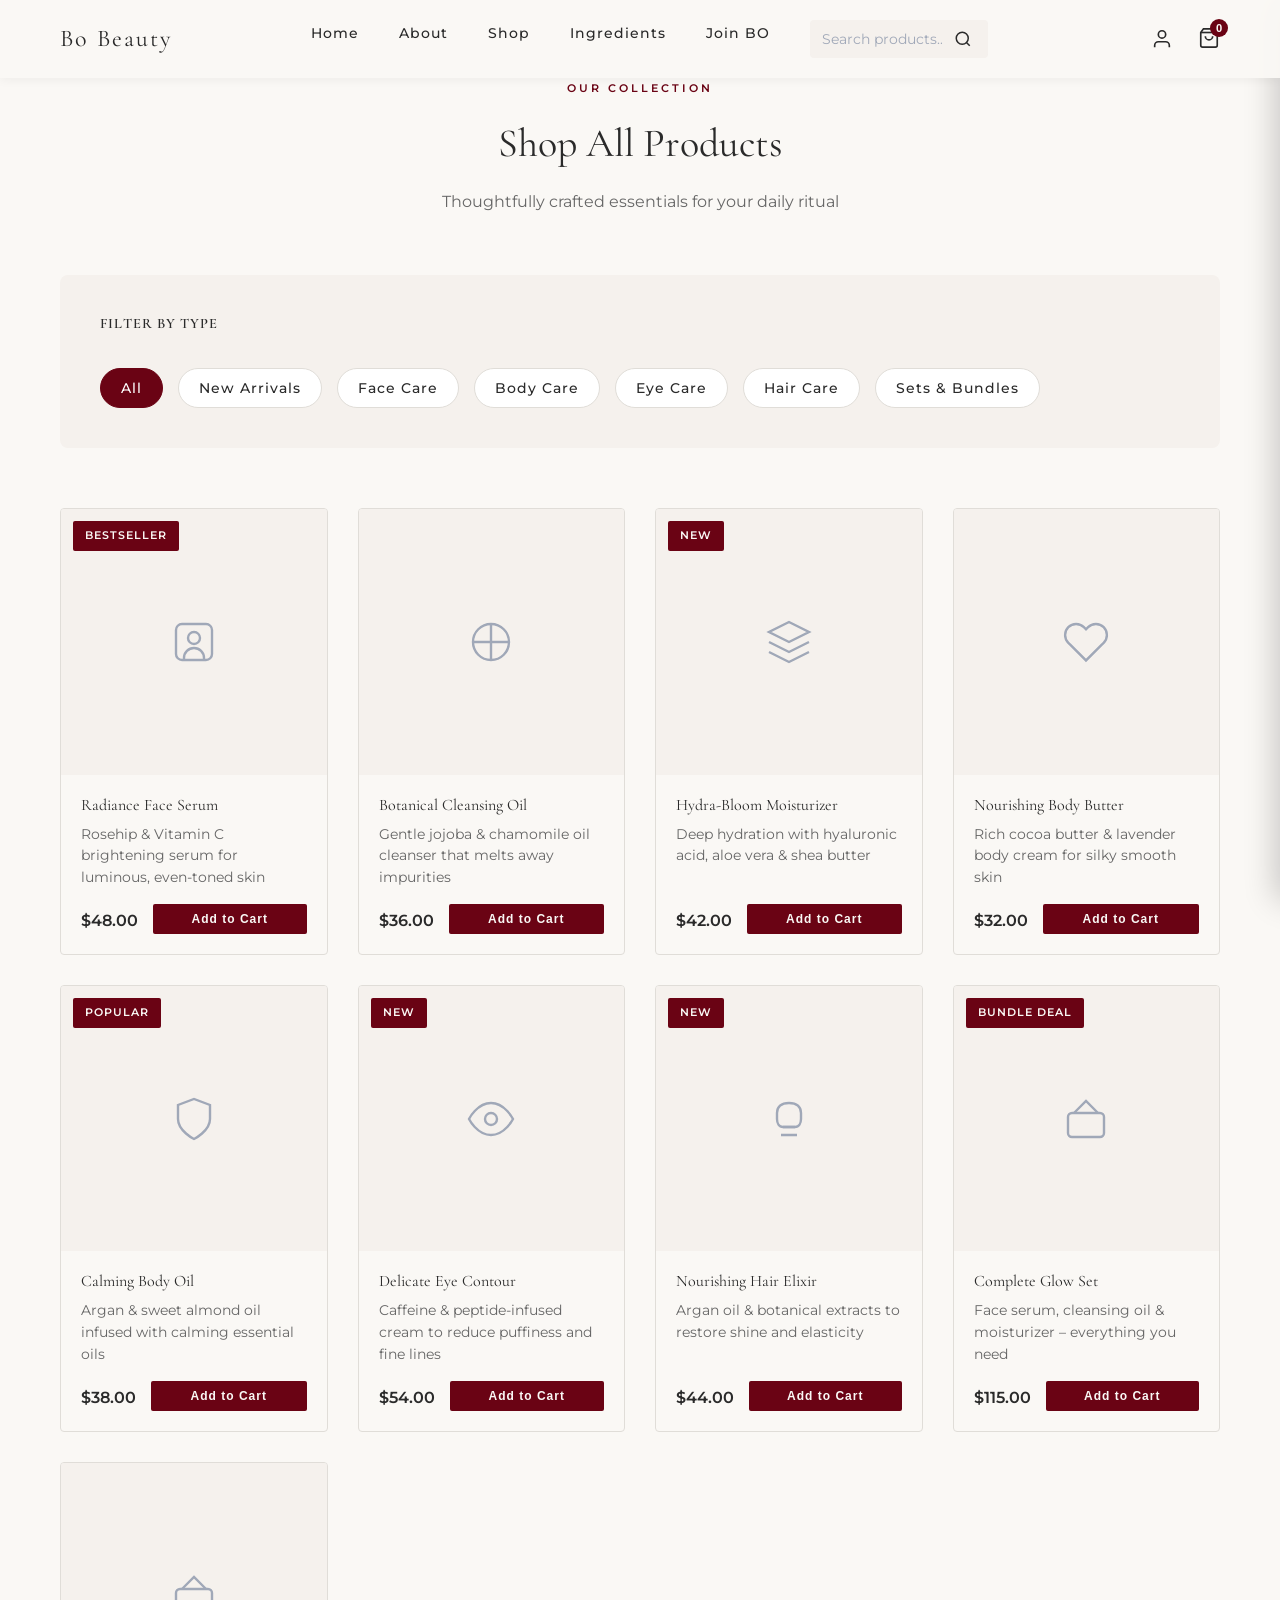
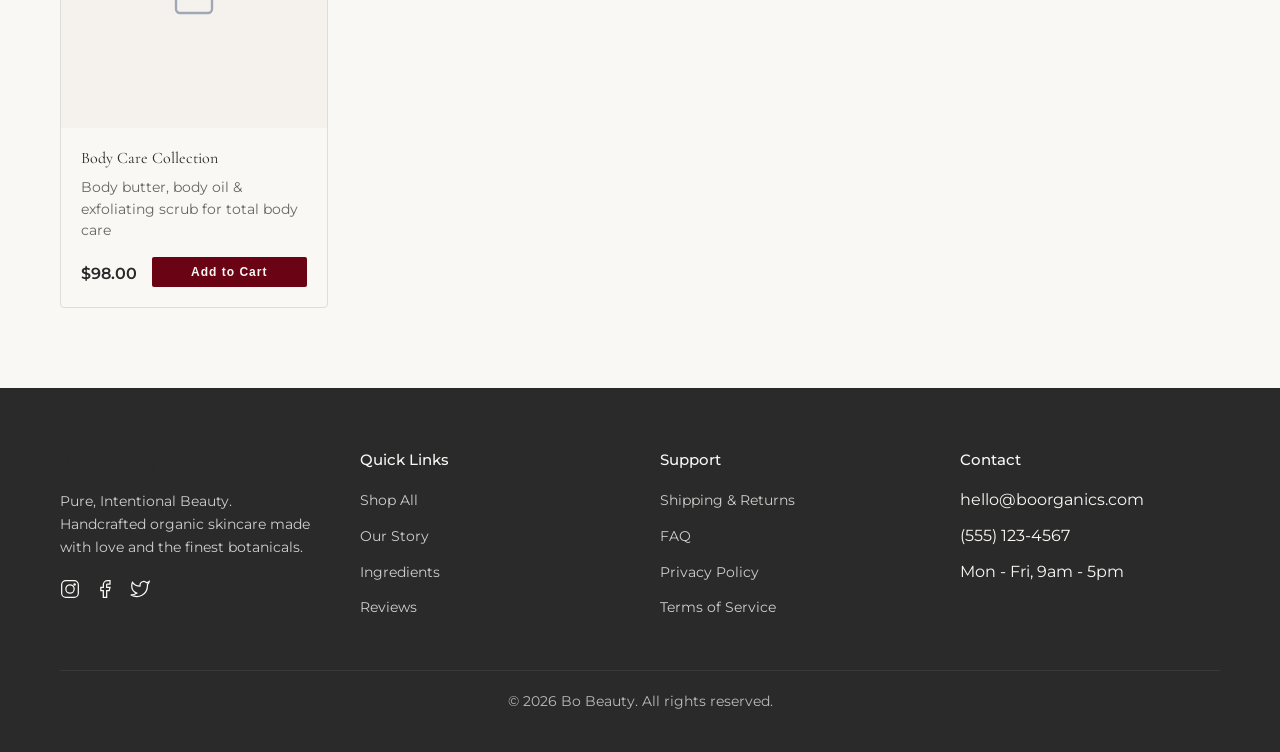
<file: shop.html>
<!DOCTYPE html>
<html lang="en">
<head>
  <meta charset="UTF-8">
  <meta name="viewport" content="width=device-width, initial-scale=1.0">
  <title>Shop — Bo Beauty</title>
  <link rel="stylesheet" href="styles.css">
  <link href="https://fonts.googleapis.com/css2?family=Cormorant+Garamond:ital,wght@0,300;0,400;0,500;0,600;0,700;1,300;1,400&family=Montserrat:wght@300;400;500;600&display=swap" rel="stylesheet">
</head>
<body>

  <!-- Navigation -->
  <nav class="navbar" id="navbar">
    <div class="nav-container">
      <a href="index.html" class="logo">Bo Beauty</a>
      <button class="nav-toggle" id="navToggle" aria-label="Toggle menu">
        <span></span>
        <span></span>
        <span></span>
      </button>
      <ul class="nav-links" id="navLinks">
        <li><a href="index.html">Home</a></li>
        <li><a href="about.html">About</a></li>
        <li><a href="shop.html">Shop</a></li>
        <li><a href="index.html#ingredients">Ingredients</a></li>
        <li><a href="joinbo.html" class="join-bo-link">Join BO</a></li>
        <li class="nav-search">
          <input type="text" id="searchInput" class="search-input" placeholder="Search products..." aria-label="Search products">
          <button id="searchBtn" class="search-btn" aria-label="Search">
            <svg width="18" height="18" viewBox="0 0 24 24" fill="none" stroke="currentColor" stroke-width="2">
              <circle cx="11" cy="11" r="8"></circle>
              <path d="m21 21-4.35-4.35"></path>
            </svg>
          </button>
        </li>
      </ul>
      <div class="nav-actions">
        <a href="login.html" class="account-btn" id="accountLink" aria-label="Account">
          <svg width="22" height="22" viewBox="0 0 24 24" fill="none" stroke="currentColor" stroke-width="1.8">
            <path d="M20 21v-2a4 4 0 0 0-4-4H8a4 4 0 0 0-4 4v2"/><circle cx="12" cy="7" r="4"/>
          </svg>
        </a>
        <button class="cart-btn" id="cartBtn" aria-label="Shopping cart">
          <svg width="22" height="22" viewBox="0 0 24 24" fill="none" stroke="currentColor" stroke-width="1.8">
            <path d="M6 2L3 6v14a2 2 0 002 2h14a2 2 0 002-2V6l-3-4z"/>
            <line x1="3" y1="6" x2="21" y2="6"/>
            <path d="M16 10a4 4 0 01-8 0"/>
          </svg>
          <span class="cart-count" id="cartCount">0</span>
        </button>
      </div>
    </div>
  </nav>

  <!-- Shop Section -->
  <section class="shop-page" id="shop">
    <div class="container">
      <div class="shop-header">
        <p class="section-label">Our Collection</p>
        <h1 class="section-title">Shop All Products</h1>
        <p class="section-description">Thoughtfully crafted essentials for your daily ritual</p>
      </div>

      <!-- Filters -->
      <div class="shop-filters">
        <div class="filter-section">
          <h3 class="filter-title">Filter by Type</h3>
          <div class="filter-buttons">
            <button class="filter-btn active" data-filter="all">All</button>
            <button class="filter-btn" data-filter="new">New Arrivals</button>
            <button class="filter-btn" data-filter="face">Face Care</button>
            <button class="filter-btn" data-filter="body">Body Care</button>
            <button class="filter-btn" data-filter="eyes">Eye Care</button>
            <button class="filter-btn" data-filter="hair">Hair Care</button>
            <button class="filter-btn" data-filter="sets">Sets & Bundles</button>
          </div>
        </div>
      </div>

      <!-- Products Grid -->
      <div class="products-grid" id="productsGrid">

        <!-- Face Care Products -->
        <div class="product-card" data-category="face" onclick="window.location.href='product-detail.html?product=radiance-face-serum'" style="cursor: pointer;">
          <div class="product-badge">Bestseller</div>
          <div class="product-image">
            <div class="product-image-placeholder">
              <svg width="48" height="48" viewBox="0 0 24 24" fill="none" stroke="currentColor" stroke-width="1.2"><rect x="3" y="3" width="18" height="18" rx="3"/><circle cx="12" cy="10" r="3"/><path d="M7 21v-1a5 5 0 0110 0v1"/></svg>
            </div>
          </div>
          <div class="product-info">
            <h3 class="product-name">Radiance Face Serum</h3>
            <p class="product-desc">Rosehip & Vitamin C brightening serum for luminous, even-toned skin</p>
            <div class="product-footer">
              <span class="product-price">$48.00</span>
              <button class="add-to-cart" data-name="Radiance Face Serum" data-price="48.00" onclick="event.stopPropagation();">Add to Cart</button>
            </div>
          </div>
        </div>

        <div class="product-card" data-category="face" onclick="window.location.href='product-detail.html?product=botanical-cleansing-oil'" style="cursor: pointer;">
          <div class="product-image">
            <div class="product-image-placeholder">
              <svg width="48" height="48" viewBox="0 0 24 24" fill="none" stroke="currentColor" stroke-width="1.2"><circle cx="12" cy="12" r="9"/><path d="M12 3v18"/><path d="M3 12h18"/></svg>
            </div>
          </div>
          <div class="product-info">
            <h3 class="product-name">Botanical Cleansing Oil</h3>
            <p class="product-desc">Gentle jojoba & chamomile oil cleanser that melts away impurities</p>
            <div class="product-footer">
              <span class="product-price">$36.00</span>
              <button class="add-to-cart" data-name="Botanical Cleansing Oil" data-price="36.00" onclick="event.stopPropagation();">Add to Cart</button>
            </div>
          </div>
        </div>

        <div class="product-card" data-category="face new" onclick="window.location.href='product-detail.html?product=hydra-bloom-moisturizer'" style="cursor: pointer;">
          <div class="product-badge new">New</div>
          <div class="product-image">
            <div class="product-image-placeholder">
              <svg width="48" height="48" viewBox="0 0 24 24" fill="none" stroke="currentColor" stroke-width="1.2"><path d="M12 2L2 7l10 5 10-5-10-5z"/><path d="M2 17l10 5 10-5"/><path d="M2 12l10 5 10-5"/></svg>
            </div>
          </div>
          <div class="product-info">
            <h3 class="product-name">Hydra-Bloom Moisturizer</h3>
            <p class="product-desc">Deep hydration with hyaluronic acid, aloe vera & shea butter</p>
            <div class="product-footer">
              <span class="product-price">$42.00</span>
              <button class="add-to-cart" data-name="Hydra-Bloom Moisturizer" data-price="42.00" onclick="event.stopPropagation();">Add to Cart</button>
            </div>
          </div>
        </div>

        <!-- Body Care Products -->
        <div class="product-card" data-category="body" onclick="window.location.href='product-detail.html?product=nourishing-body-butter'" style="cursor: pointer;">
          <div class="product-image">
            <div class="product-image-placeholder">
              <svg width="48" height="48" viewBox="0 0 24 24" fill="none" stroke="currentColor" stroke-width="1.2"><path d="M20.84 4.61a5.5 5.5 0 00-7.78 0L12 5.67l-1.06-1.06a5.5 5.5 0 00-7.78 7.78l1.06 1.06L12 21.23l7.78-7.78 1.06-1.06a5.5 5.5 0 000-7.78z"/></svg>
            </div>
          </div>
          <div class="product-info">
            <h3 class="product-name">Nourishing Body Butter</h3>
            <p class="product-desc">Rich cocoa butter & lavender body cream for silky smooth skin</p>
            <div class="product-footer">
              <span class="product-price">$32.00</span>
              <button class="add-to-cart" data-name="Nourishing Body Butter" data-price="32.00" onclick="event.stopPropagation();">Add to Cart</button>
            </div>
          </div>
        </div>

        <div class="product-card" data-category="body" onclick="window.location.href='product-detail.html?product=calming-body-oil'" style="cursor: pointer;">
          <div class="product-badge">Popular</div>
          <div class="product-image">
            <div class="product-image-placeholder">
              <svg width="48" height="48" viewBox="0 0 24 24" fill="none" stroke="currentColor" stroke-width="1.2"><path d="M12 22s8-4 8-10V5l-8-3-8 3v7c0 6 8 10 8 10z"/></svg>
            </div>
          </div>
          <div class="product-info">
            <h3 class="product-name">Calming Body Oil</h3>
            <p class="product-desc">Argan & sweet almond oil infused with calming essential oils</p>
            <div class="product-footer">
              <span class="product-price">$38.00</span>
              <button class="add-to-cart" data-name="Calming Body Oil" data-price="38.00" onclick="event.stopPropagation();">Add to Cart</button>
            </div>
          </div>
        </div>

        <!-- Eye Care Products (New Category) -->
        <div class="product-card" data-category="eyes new" onclick="window.location.href='product-detail.html?product=delicate-eye-contour'" style="cursor: pointer;">
          <div class="product-badge new">New</div>
          <div class="product-image">
            <div class="product-image-placeholder">
              <svg width="48" height="48" viewBox="0 0 24 24" fill="none" stroke="currentColor" stroke-width="1.2"><path d="M1 12s4-8 11-8 11 8 11 8-4 8-11 8-11-8-11-8z"/><circle cx="12" cy="12" r="3"/></svg>
            </div>
          </div>
          <div class="product-info">
            <h3 class="product-name">Delicate Eye Contour</h3>
            <p class="product-desc">Caffeine & peptide-infused cream to reduce puffiness and fine lines</p>
            <div class="product-footer">
              <span class="product-price">$54.00</span>
              <button class="add-to-cart" data-name="Delicate Eye Contour" data-price="54.00" onclick="event.stopPropagation();">Add to Cart</button>
            </div>
          </div>
        </div>

        <!-- Hair Care Products (New Category) -->
        <div class="product-card" data-category="hair new" onclick="window.location.href='product-detail.html?product=nourishing-hair-elixir'" style="cursor: pointer;">
          <div class="product-badge new">New</div>
          <div class="product-image">
            <div class="product-image-placeholder">
              <svg width="48" height="48" viewBox="0 0 24 24" fill="none" stroke="currentColor" stroke-width="1.2"><path d="M6 9c0-3 2-5 6-5s6 2 6 5v3c0 2-1 4-3 4H9c-2 0-3-2-3-4V9z"/><path d="M9 16h6M8 20h8"/></svg>
            </div>
          </div>
          <div class="product-info">
            <h3 class="product-name">Nourishing Hair Elixir</h3>
            <p class="product-desc">Argan oil & botanical extracts to restore shine and elasticity</p>
            <div class="product-footer">
              <span class="product-price">$44.00</span>
              <button class="add-to-cart" data-name="Nourishing Hair Elixir" data-price="44.00" onclick="event.stopPropagation();">Add to Cart</button>
            </div>
          </div>
        </div>

        <!-- Sets & Bundles -->
        <div class="product-card" data-category="sets" onclick="window.location.href='product-detail.html?product=complete-glow-set'" style="cursor: pointer;">
          <div class="product-badge">Bundle Deal</div>
          <div class="product-image">
            <div class="product-image-placeholder">
              <svg width="48" height="48" viewBox="0 0 24 24" fill="none" stroke="currentColor" stroke-width="1.2"><path d="M6 9l6-6 6 6"/><rect x="3" y="9" width="18" height="12" rx="2"/></svg>
            </div>
          </div>
          <div class="product-info">
            <h3 class="product-name">Complete Glow Set</h3>
            <p class="product-desc">Face serum, cleansing oil & moisturizer – everything you need</p>
            <div class="product-footer">
              <span class="product-price">$115.00</span>
              <button class="add-to-cart" data-name="Complete Glow Set" data-price="115.00" onclick="event.stopPropagation();">Add to Cart</button>
            </div>
          </div>
        </div>

        <div class="product-card" data-category="sets" onclick="window.location.href='product-detail.html?product=body-care-collection'" style="cursor: pointer;">
          <div class="product-image">
            <div class="product-image-placeholder">
              <svg width="48" height="48" viewBox="0 0 24 24" fill="none" stroke="currentColor" stroke-width="1.2"><path d="M6 9l6-6 6 6"/><rect x="3" y="9" width="18" height="12" rx="2"/></svg>
            </div>
          </div>
          <div class="product-info">
            <h3 class="product-name">Body Care Collection</h3>
            <p class="product-desc">Body butter, body oil & exfoliating scrub for total body care</p>
            <div class="product-footer">
              <span class="product-price">$98.00</span>
              <button class="add-to-cart" data-name="Body Care Collection" data-price="98.00" onclick="event.stopPropagation();">Add to Cart</button>
            </div>
          </div>
        </div>

      </div>
    </div>
  </section>

  <!-- Footer -->
  <footer class="footer" id="contact">
    <div class="container">
      <div class="footer-grid">
        <div class="footer-brand">
          <h3 class="logo">Bo Beauty</h3>
          <p>Pure, Intentional Beauty. Handcrafted organic skincare made with love and the finest botanicals.</p>
          <div class="social-links">
            <a href="#" aria-label="Instagram">
              <svg width="20" height="20" viewBox="0 0 24 24" fill="none" stroke="currentColor" stroke-width="1.5"><rect x="2" y="2" width="20" height="20" rx="5"/><circle cx="12" cy="12" r="5"/><circle cx="17.5" cy="6.5" r="1.5" fill="currentColor" stroke="none"/></svg>
            </a>
            <a href="#" aria-label="Facebook">
              <svg width="20" height="20" viewBox="0 0 24 24" fill="none" stroke="currentColor" stroke-width="1.5"><path d="M18 2h-3a5 5 0 00-5 5v3H7v4h3v8h4v-8h3l1-4h-4V7a1 1 0 011-1h3z"/></svg>
            </a>
            <a href="#" aria-label="Twitter">
              <svg width="20" height="20" viewBox="0 0 24 24" fill="none" stroke="currentColor" stroke-width="1.5"><path d="M23 3a10.9 10.9 0 01-3.14 1.53 4.48 4.48 0 00-7.86 3v1A10.66 10.66 0 013 4s-4 9 5 13a11.64 11.64 0 01-7 2c9 5 20 0 20-11.5a4.5 4.5 0 00-.08-.83A7.72 7.72 0 0023 3z"/></svg>
            </a>
          </div>
        </div>
        <div class="footer-links">
          <h4>Quick Links</h4>
          <ul>
            <li><a href="shop.html">Shop All</a></li>
            <li><a href="about.html">Our Story</a></li>
            <li><a href="index.html#ingredients">Ingredients</a></li>
            <li><a href="index.html#testimonials">Reviews</a></li>
          </ul>
        </div>
        <div class="footer-links">
          <h4>Support</h4>
          <ul>
            <li><a href="#">Shipping & Returns</a></li>
            <li><a href="#">FAQ</a></li>
            <li><a href="#">Privacy Policy</a></li>
            <li><a href="#">Terms of Service</a></li>
          </ul>
        </div>
        <div class="footer-links">
          <h4>Contact</h4>
          <ul>
            <li>hello@boorganics.com</li>
            <li>(555) 123-4567</li>
            <li>Mon - Fri, 9am - 5pm</li>
          </ul>
        </div>
      </div>
      <div class="footer-bottom">
        <p>&copy; 2026 Bo Beauty. All rights reserved.</p>
      </div>
    </div>
  </footer>

  <!-- Cart Sidebar -->
  <div class="cart-overlay" id="cartOverlay"></div>
  <div class="cart-sidebar" id="cartSidebar">
    <div class="cart-header">
      <h3>Your Cart</h3>
      <button class="cart-close" id="cartClose">&times;</button>
    </div>
    <div class="cart-items" id="cartItems">
      <p class="cart-empty">Your cart is empty</p>
    </div>
    <div class="cart-footer" id="cartFooter" style="display:none;">
      <div class="cart-total">
        <span>Total</span>
        <span id="cartTotal">$0.00</span>
      </div>
      <button class="btn btn-primary btn-full">Checkout</button>
    </div>
  </div>

  <script src="script.js"></script>
</body>
</html>
</file>
<file: styles.css>
/* BO Organics - Complete Stylesheet */
@import url('https://fonts.googleapis.com/css2?family=Cormorant+Garamond:ital,wght@0,300;0,400;0,500;0,600;0,700;1,300;1,400&family=Montserrat:wght@300;400;500;600&display=swap');

/* ===== CSS VARIABLES ===== */
:root {
  --burgundy: #6a0314;
  --cream: #faf8f5;
  --text: #2a2a2a;
  --text-light: #666666;
  --border: #e0ddd8;
  --blue-gray: #a0a8b8;
  --success: #4caf50;
  --bg-light: #f5f1ed;
}

/* ===== GLOBAL STYLES ===== */
* {
  margin: 0;
  padding: 0;
  box-sizing: border-box;
}

html {
  scroll-behavior: smooth;
}

body {
  font-family: 'Montserrat', sans-serif;
  color: var(--text);
  background: var(--cream);
  line-height: 1.6;
  overflow-x: hidden;
}

#app .hero {
  margin-top: -80px;
  padding-top: 80px;
}

/* ===== NAVIGATION SHOP DROPDOWN ===== */

.nav-shop-dropdown {
  position: relative;
}

.nav-dropdown-menu {
  position: absolute;
  top: calc(100% + 0px);
  left: -20px;
  right: -20px;
  background: var(--bg-light);
  border-top: none;
  box-shadow: none;
  display: flex;
  flex-direction: row;
  gap: 0;
  opacity: 0;
  visibility: hidden;
  transform: translateY(-15px);
  transition: all 0.3s ease;
  z-index: 1000;
  padding: 24px 40px;
  overflow: visible;
}

.nav-shop-dropdown:hover .nav-dropdown-menu,
.nav-dropdown-menu.show {
  opacity: 1;
  visibility: visible;
  transform: translateY(0);
}

.nav-dropdown-item {
  display: block;
  padding: 16px 24px;
  color: var(--text);
  text-decoration: none;
  transition: all 0.2s ease;
  font-size: 0.95rem;
  border-right: none;
  flex-shrink: 0;
  font-weight: 500;
}

.nav-dropdown-item:last-child {
  border-right: none;
}

.nav-dropdown-item:hover {
  background: var(--cream);
  color: var(--burgundy);
}

/* ===== SHOP DROPDOWN STYLES ===== */

.shop-dropdown-group {
  position: relative;
  display: inline-block;
}

.shop-dropdown-menu {
  position: absolute;
  top: 100%;
  left: 0;
  background: white;
  border: 1px solid var(--border);
  border-radius: 8px;
  box-shadow: 0 4px 12px rgba(0, 0, 0, 0.1);
  min-width: 180px;
  opacity: 0;
  visibility: hidden;
  transform: translateY(-10px);
  transition: all 0.3s ease;
  z-index: 1000;
  margin-top: 8px;
  overflow: hidden;
}

.shop-dropdown-group:hover .shop-dropdown-menu {
  opacity: 1;
  visibility: visible;
  transform: translateY(0);
}

.hero-image-cover .shop-dropdown-group:hover .shop-dropdown-menu,
.hero-video-cover .shop-dropdown-group:hover .shop-dropdown-menu {
  opacity: 0 !important;
  visibility: hidden !important;
  transform: translateY(-10px) !important;
}

.shop-dropdown-item {
  display: block;
  padding: 12px 16px;
  color: var(--text);
  text-decoration: none;
  transition: all 0.2s ease;
  font-size: 0.9rem;
  border-bottom: 1px solid var(--border);
}

.shop-dropdown-item:last-child {
  border-bottom: none;
}

.shop-dropdown-item:hover {
  background: var(--bg-light);
  color: var(--burgundy);
  padding-left: 20px;
}

/* Add padding to non-hero pages */
#app .shop-page,
#app .about-page,
#app .ingredients-page,
#app .wishlist-page,
#app .search-page,
#app .joinbo-page,
#app .login-container {
  margin-top: 0;
}

.container {
  max-width: 1200px;
  margin: 0 auto;
  padding: 0 20px;
}

.center {
  text-align: center;
}

/* ===== TYPOGRAPHY ===== */
h1, h2, h3 {
  font-family: 'Cormorant Garamond', serif;
  font-weight: 400;
  line-height: 1.3;
}

h1 { font-size: 3.5rem; }
h2 { font-size: 2.5rem; }
h3 { font-size: 1.5rem; }

p { margin-bottom: 1.2rem; }

.section-label {
  font-family: 'Montserrat', sans-serif;
  font-size: 0.7rem;
  font-weight: 600;
  letter-spacing: 3px;
  text-transform: uppercase;
  color: var(--burgundy);
}

.section-title {
  font-family: 'Cormorant Garamond', serif;
  font-size: 2.5rem;
  margin: 15px 0 20px;
}

.section-description {
  font-size: 1rem;
  color: var(--text-light);
  max-width: 600px;
  margin: 0 auto 40px;
}

/* ===== BUTTONS ===== */
.btn {
  display: inline-block;
  padding: 12px 32px;
  border: 1px solid var(--burgundy);
  background: transparent;
  color: var(--burgundy);
  font-family: 'Montserrat', sans-serif;
  font-size: 0.75rem;
  font-weight: 600;
  letter-spacing: 2px;
  text-decoration: none;
  text-transform: uppercase;
  border-radius: 2px;
  cursor: pointer;
  transition: all 0.3s ease;
}

.btn:hover {
  background: var(--burgundy);
  color: var(--cream);
  transform: scale(1.05);
}

.btn-primary {
  background: var(--burgundy);
  color: var(--cream);
}

.btn-primary:hover {
  background: var(--text);
  border-color: var(--text);
}

.btn-outline {
  border: 1px solid var(--border);
  color: var(--text);
}

.btn-outline:hover {
  background: var(--bg-light);
}

.btn-full {
  width: 100%;
  display: block;
}

/* ===== NAVBAR ===== */
.navbar {
  position: fixed;
  top: 0;
  left: 0;
  right: 0;
  z-index: 1001;
  background: rgba(250, 248, 245, 0.95);
  transition: background 0.4s, box-shadow 0.4s, padding 0.4s;
  padding: 20px 0;
  box-shadow: 0 2px 10px rgba(0, 0, 0, 0.05);
}

.navbar.scrolled {
  background: var(--cream);
  box-shadow: 0 2px 10px rgba(0, 0, 0, 0.1);
  padding: 10px 0;
}

.nav-container {
  max-width: 1200px;
  margin: 0 auto;
  padding: 0 20px;
  display: flex;
  justify-content: space-between;
  align-items: center;
}

.logo {
  font-family: 'Cormorant Garamond', serif;
  font-size: 1.5rem;
  font-weight: 400;
  color: var(--text);
  text-decoration: none;
  letter-spacing: 2px;
  transition: color 0.3s;
}

.nav-links {
  display: flex;
  gap: 40px;
  list-style: none;
}

.nav-links a {
  color: var(--text);
  text-decoration: none;
  font-size: 0.85rem;
  font-weight: 500;
  letter-spacing: 1px;
  position: relative;
  transition: color 0.3s;
}

.nav-links a::after {
  content: '';
  position: absolute;
  bottom: -5px;
  left: 0;
  width: 0;
  height: 1px;
  background: var(--burgundy);
  transition: width 0.3s;
}

.nav-links a:hover::after {
  width: 100%;
}

.join-bo-link, .account-link, .login-link {
  color: var(--text);
  font-size: 0.85rem;
  font-weight: 500;
  letter-spacing: 1px;
  transition: color 0.3s;
}

.join-bo-link:hover,
.account-link:hover,
.login-link:hover {
  color: var(--burgundy);
}

/* ===== SEARCH BAR ===== */
.nav-search {
  display: flex;
  align-items: center;
  gap: 0;
  background: var(--bg-light);
  border-radius: 4px;
  padding: 6px 12px;
  margin-left: auto;
  margin-right: 20px;
}

.search-input {
  border: none;
  background: transparent;
  color: var(--text);
  font-size: 0.85rem;
  font-family: 'Montserrat', sans-serif;
  width: 120px;
  outline: none;
  padding: 0;
  transition: width 0.3s;
}

.search-input::placeholder {
  color: var(--blue-gray);
}

.search-input:focus {
  width: 160px;
}

.search-btn {
  background: none;
  border: none;
  cursor: pointer;
  color: var(--text);
  display: flex;
  align-items: center;
  justify-content: center;
  padding: 4px;
  margin-left: 8px;
  transition: color 0.3s;
}

.search-btn:hover {
  color: var(--burgundy);
}

.account-link {
  display: flex;
  align-items: center;
  justify-content: center;
  width: 22px;
  height: 22px;
}

.account-link::after {
  display: none;
}

.nav-toggle {
  display: none;
  background: none;
  border: none;
  cursor: pointer;
  flex-direction: column;
  gap: 5px;
}

.nav-toggle span {
  width: 25px;
  height: 2px;
  background: var(--text);
  transition: all 0.3s;
}

.nav-actions {
  display: flex;
  gap: 20px;
  align-items: center;
}

.account-btn {
  display: flex;
  align-items: center;
  justify-content: center;
  cursor: pointer;
  color: var(--text);
  transition: color 0.3s;
  text-decoration: none;
  padding: 5px;
}

.account-btn:hover {
  color: var(--burgundy);
}

.cart-btn {
  background: none;
  border: none;
  cursor: pointer;
  color: var(--text);
  transition: color 0.3s;
  position: relative;
}

.cart-btn:hover {
  color: var(--burgundy);
}

.cart-count {
  position: absolute;
  top: -8px;
  right: -8px;
  background: var(--burgundy);
  color: var(--cream);
  width: 18px;
  height: 18px;
  border-radius: 50%;
  display: flex;
  align-items: center;
  justify-content: center;
  font-size: 0.7rem;
  font-weight: 600;
  animation: bounce-gentle 2s ease-in-out infinite;
}

.cart-count.updated {
  animation: bounce-gentle 0.6s ease-out 1;
}

/* ===== HERO SECTION ===== */
.hero {
  height: 100vh;
  display: flex;
  align-items: center;
  justify-content: center;
  position: relative;
  background: url('Images/cover.jpg') center 60% / contain no-repeat;
  overflow: visible;
  margin-top: 60px;
}

.hero-overlay {
  position: absolute;
  top: 0;
  left: 0;
  width: 100%;
  height: 100%;
  background: rgba(0, 0, 0, 0.15);
}

.hero-content {
  position: relative;
  z-index: 2;
  text-align: center;
  color: var(--cream);
  max-width: 800px;
  padding: 80px 20px 0;
}

.hero-subtitle {
  font-family: 'Montserrat', sans-serif;
  font-size: 0.85rem;
  font-weight: 500;
  letter-spacing: 3px;
  text-transform: uppercase;
  margin-bottom: 20px;
  opacity: 0.9;
}

.hero-title {
  font-family: 'Cormorant Garamond', serif;
  font-size: 4rem;
  line-height: 1.2;
  margin-bottom: 30px;
  font-weight: 400;
}

.hero-description {
  font-size: 1.1rem;
  margin-bottom: 40px;
  opacity: 0.95;
  line-height: 1.8;
}

.hero-buttons {
  display: flex;
  gap: 20px;
  justify-content: center;
  flex-wrap: wrap;
}

.hero-buttons .btn {
  color: var(--cream);
  border-color: var(--cream);
}

.hero-buttons .btn:hover {
  background: var(--cream);
  color: var(--text);
}

.hero-buttons .btn-primary {
  background: var(--cream);
  color: var(--text);
}

.hero-buttons .btn-primary:hover {
  background: var(--burgundy);
  border-color: var(--burgundy);
  color: var(--cream);
}

.hero-scroll {
  position: absolute;
  bottom: 40px;
  left: 50%;
  transform: translateX(-50%);
  display: flex;
  flex-direction: column;
  align-items: center;
  gap: 10px;
  color: var(--cream);
  font-size: 0.75rem;
  font-weight: 500;
  letter-spacing: 2px;
  animation: bounce 2s infinite;
}

.scroll-line {
  width: 1px;
  height: 20px;
  background: var(--cream);
}

@keyframes bounce {
  0%, 100% { transform: translateY(0); }
  50% { transform: translateY(10px); }
}

/* ===== HERO IMAGE COVER SECTION ===== */
.hero-image-cover {
  background-size: cover !important;
  background-position: center 35% !important;
  background-repeat: no-repeat !important;
  height: 100vh;
  width: 100%;
  display: flex;
  align-items: flex-end;
  justify-content: center;
  position: relative;
  overflow: hidden;
  margin: 0;
  margin-top: -60px;
  padding-top: 60px;
}

.hero-overlay-dark {
  position: absolute;
  top: 0;
  left: 0;
  width: 100%;
  height: 100%;
  background: rgba(0, 0, 0, 0.15);
  z-index: 1;
}

.hero-content-overlay {
  position: relative;
  z-index: 2;
  display: flex;
  justify-content: center;
  align-items: center;
  padding-bottom: 80px;
}

.hero-image-cover .hero-buttons .btn {
  color: var(--cream);
  border-color: var(--cream);
  background: transparent;
  font-weight: 600;
  padding: 14px 40px;
  letter-spacing: 1.5px;
  font-size: 0.9rem;
}


.hero-image-cover .hero-buttons .btn-primary {
  background: var(--burgundy);
  color: var(--cream);
  border-color: var(--burgundy);
}

/* ===== HERO VIDEO COVER SECTION ===== */
.hero-video-cover {
  height: 100vh;
  width: 100%;
  display: flex;
  align-items: flex-end;
  justify-content: center;
  position: relative;
  overflow: hidden;
  margin: 0 !important;
  margin-top: -60px !important;
  padding-top: 60px !important;
  background: #000;
}

#app .hero-video-cover {
  margin: 0 !important;
  margin-top: -60px !important;
  padding-top: 60px !important;
}

.hero-video {
  position: absolute !important;
  top: 0 !important;
  left: 0 !important;
  width: 100% !important;
  height: 100% !important;
  object-fit: cover !important;
  z-index: 0 !important;
  display: block !important;
  background: #000;
  visibility: visible !important;
  opacity: 1 !important;
}

.hero-video-cover .hero-buttons .btn {
  color: var(--cream);
  border-color: var(--cream);
  background: transparent;
  font-weight: 600;
  padding: 14px 40px;
  letter-spacing: 1.5px;
  font-size: 0.9rem;
}

.hero-video-cover .hero-buttons .btn-primary {
  background: var(--burgundy);
  color: var(--cream);
  border-color: var(--burgundy);
}

.hero-video-cover .hero-buttons .btn-primary:hover {
  background: var(--cream);
  color: var(--text);
  border-color: var(--cream);
}

.hero-video-cover .hero-buttons .btn:focus,
.hero-video-cover .hero-buttons .btn:focus-visible,
.hero-video-cover .hero-buttons .btn:active {
  outline: none !important;
  box-shadow: none !important;
  background: var(--burgundy) !important;
  color: var(--cream) !important;
  border-color: var(--burgundy) !important;
}

@keyframes fadeInDown {
  from {
    opacity: 0;
    transform: translateY(-30px);
  }
  to {
    opacity: 1;
    transform: translateY(0);
  }
}

/* ===== FEATURES BANNER ===== */
.features {
  background: var(--bg-light);
  padding: 60px 0;
}

.features-grid {
  display: grid;
  grid-template-columns: repeat(4, 1fr);
  gap: 30px;
}

.feature {
  text-align: center;
}

.feature-icon {
  width: 50px;
  height: 50px;
  margin: 0 auto 20px;
  display: flex;
  align-items: center;
  justify-content: center;
  color: var(--burgundy);
}

.feature-icon svg {
  stroke: currentColor;
  stroke-width: 1.5;
}

.feature h3 {
  font-size: 1.1rem;
  margin-bottom: 10px;
}

.feature p {
  font-size: 0.9rem;
  color: var(--text-light);
}

/* ===== SHOP SECTION ===== */
.shop {
  padding: 80px 0;
}

.shop-page {
  padding: 80px 0;
  background: var(--cream);
  min-height: 100vh;
}

.joinbo-page {
  padding: 80px 20px;
  background: var(--cream);
  min-height: 100vh;
}

.shop-header {
  text-align: center;
  margin-bottom: 60px;
}

.shop-filters {
  margin-bottom: 60px;
  padding: 40px;
  background: var(--bg-light);
  border-radius: 8px;
}

.filter-section {
  display: flex;
  flex-direction: column;
  gap: 20px;
}

.filter-title {
  font-family: 'Cormorant Garamond', serif;
  font-size: 1.1rem;
  font-weight: 500;
  color: var(--text);
  margin: 0;
  letter-spacing: 0.5px;
}

.filter-bar {
  display: flex;
  justify-content: center;
  gap: 20px;
  margin-bottom: 50px;
  flex-wrap: wrap;
}

.filter-btn {
  padding: 10px 24px;
  border: 1px solid var(--border);
  background: transparent;
  color: var(--text);
  font-family: 'Montserrat', sans-serif;
  font-size: 0.85rem;
  font-weight: 500;
  letter-spacing: 1px;
  cursor: pointer;
  border-radius: 2px;
  transition: all 0.3s;
}

.filter-btn:hover,
.filter-btn.active {
  background: var(--burgundy);
  color: var(--cream);
  border-color: var(--burgundy);
}

.products-grid {
  display: grid;
  grid-template-columns: repeat(4, 1fr);
  gap: 30px;
}

.product-card {
  background: var(--cream);
  border: 1px solid var(--border);
  border-radius: 4px;
  overflow: hidden;
  transition: transform 0.3s, box-shadow 0.3s;
  position: relative;
  display: flex;
  flex-direction: column;
}

.product-card:hover {
  transform: translateY(-5px);
  box-shadow: 0 10px 30px rgba(0, 0, 0, 0.1);
}

.product-badge {
  position: absolute;
  top: 12px;
  left: 12px;
  background: var(--burgundy);
  color: var(--cream);
  padding: 6px 12px;
  border-radius: 2px;
  font-size: 0.7rem;
  font-weight: 600;
  letter-spacing: 1px;
  text-transform: uppercase;
  z-index: 2;
}

.product-image {
  width: 100%;
  aspect-ratio: 1;
  background: var(--bg-light);
  display: flex;
  align-items: center;
  justify-content: center;
  overflow: hidden;
}

.product-image-placeholder {
  width: 100%;
  height: 100%;
  display: flex;
  align-items: center;
  justify-content: center;
  color: var(--blue-gray);
  font-size: 0.9rem;
  flex-direction: column;
  gap: 10px;
}

.product-info {
  padding: 20px;
  flex: 1;
  display: flex;
  flex-direction: column;
}

.product-name {
  font-size: 1rem;
  margin-bottom: 8px;
  font-family: 'Cormorant Garamond', serif;
}

.product-desc {
  font-size: 0.85rem;
  color: var(--text-light);
  margin-bottom: 15px;
  flex: 1;
}

.product-footer {
  display: flex;
  justify-content: space-between;
  align-items: flex-end;
  gap: 15px;
}

.product-price {
  font-weight: 600;
  font-size: 1rem;
}

.price-original {
  text-decoration: line-through;
  color: var(--text-light);
  font-weight: 400;
  margin-right: 8px;
}

.add-to-cart {
  flex: 1;
  padding: 8px 12px;
  background: var(--burgundy);
  color: var(--cream);
  border: none;
  border-radius: 2px;
  font-size: 0.75rem;
  font-weight: 600;
  letter-spacing: 1px;
  cursor: pointer;
  transition: background 0.3s;
}

.add-to-cart:hover {
  background: var(--text);
}

/* ===== BO EXPERIENCE SECTION ===== */
.bo-experience {
  padding: 80px 0;
  background: var(--bg-light);
  margin-top: 60px;
}

.experience-grid {
  display: grid;
  grid-template-columns: repeat(3, 1fr);
  gap: 40px;
}

.experience-card {
  background: var(--cream);
  border: 1px solid var(--border);
  border-radius: 4px;
  padding: 40px 32px;
  position: relative;
  transition: border-color 0.3s, box-shadow 0.3s;
  display: flex;
  flex-direction: column;
}

.experience-card:hover {
  border-color: var(--burgundy);
  box-shadow: 0 5px 20px rgba(0, 0, 0, 0.1);
}

/* Corner accents removed - clean hover effect only */

.experience-card {
  transition: transform 0.4s cubic-bezier(0.16, 1, 0.3, 1),
              box-shadow 0.4s ease,
              filter 0.4s ease;
}

.experience-card:hover {
  transform: translateY(-10px);
  box-shadow: 0 25px 50px rgba(0, 0, 0, 0.12);
  filter: brightness(1.01);
}

.experience-card.popular {
  border-color: var(--border);
}

.experience-card.popular:hover {
  border-color: var(--burgundy);
}

.experience-popular-badge {
  position: absolute;
  top: -14px;
  left: 50%;
  transform: translateX(-50%);
  background: var(--burgundy);
  color: var(--cream);
  font-family: 'Montserrat', sans-serif;
  font-size: 0.7rem;
  font-weight: 600;
  letter-spacing: 2px;
  padding: 6px 16px;
  border-radius: 2px;
}

.experience-icon {
  width: 40px;
  height: 40px;
  margin-bottom: 20px;
  color: var(--burgundy);
}

.experience-icon svg {
  stroke: currentColor;
  stroke-width: 1.5;
}

.experience-card-title {
  font-family: 'Cormorant Garamond', serif;
  font-size: 1.5rem;
  margin-bottom: 10px;
  font-weight: 400;
}

.experience-card-pricing {
  font-family: 'Montserrat', sans-serif;
  font-size: 0.8rem;
  font-weight: 600;
  letter-spacing: 1px;
  color: var(--burgundy);
  margin-bottom: 15px;
}

.experience-card-desc {
  font-size: 0.9rem;
  color: var(--text-light);
  margin-bottom: 20px;
  line-height: 1.6;
  flex: 1;
}

.experience-card-list {
  list-style: none;
  margin-bottom: auto;
}

.experience-card-list li {
  font-size: 0.85rem;
  padding: 8px 0;
  color: var(--text);
  position: relative;
  padding-left: 20px;
}

.experience-card-list li::before {
  content: '•';
  position: absolute;
  left: 0;
  color: var(--burgundy);
}

.experience-btn {
  display: inline-block;
  padding: 12px 20px;
  border: 1px solid var(--burgundy);
  background: transparent;
  color: var(--burgundy);
  font-family: 'Montserrat', sans-serif;
  font-size: 0.75rem;
  font-weight: 600;
  letter-spacing: 1px;
  text-decoration: none;
  border-radius: 2px;
  cursor: pointer;
  transition: all 0.3s;
}

.experience-btn:hover {
  background: var(--burgundy);
  color: var(--cream);
}

.experience-btn.filled {
  background: var(--burgundy);
  color: var(--cream);
}

.experience-btn.filled:hover {
  background: var(--text);
  border-color: var(--text);
}

.experience-btn.outline {
  border: 1px solid var(--border);
  color: var(--text);
}

.experience-btn.outline:hover {
  background: var(--burgundy);
  color: var(--cream);
  border-color: var(--burgundy);
}

/* ===== INGREDIENTS SECTION ===== */
.ingredients {
  padding: 80px 0;
}

.ingredients-grid {
  display: grid;
  grid-template-columns: 1fr 1fr;
  gap: 60px;
  align-items: flex-start;
}

.ingredients-list {
  list-style: none;
}

.ingredient-item {
  display: flex;
  align-items: flex-start;
  gap: 15px;
  margin-bottom: 20px;
}

.ingredient-dot {
  width: 8px;
  height: 8px;
  background: var(--burgundy);
  border-radius: 50%;
  margin-top: 8px;
  flex-shrink: 0;
}

.ingredient-item p {
  font-size: 0.95rem;
  margin-bottom: 0;
}

.ingredients-visual {
  display: flex;
  align-items: center;
  justify-content: center;
  margin-top: 30px;
}

.ingredients-image-placeholder {
  width: 100%;
  aspect-ratio: 1;
  background: var(--bg-light);
  border-radius: 8px;
  display: flex;
  align-items: center;
  justify-content: center;
  flex-direction: column;
  gap: 15px;
  color: var(--blue-gray);
}

/* ===== TESTIMONIALS SECTION ===== */
.testimonials {
  padding: 80px 0;
  background: var(--bg-light);
}

.testimonials-grid {
  display: grid;
  grid-template-columns: repeat(3, 1fr);
  gap: 40px;
}

.testimonial-card {
  background: var(--cream);
  padding: 40px;
  border-radius: 8px;
  box-shadow: 0 4px 15px rgba(0, 0, 0, 0.08);
}

.stars {
  display: flex;
  gap: 4px;
  margin-bottom: 20px;
}

.stars svg {
  width: 16px;
  height: 16px;
  stroke: var(--burgundy);
  fill: var(--burgundy);
}

.testimonial-text {
  font-size: 0.95rem;
  font-style: italic;
  color: var(--text);
  margin-bottom: 20px;
  line-height: 1.8;
}

.testimonial-author {
  display: flex;
  align-items: center;
  gap: 15px;
}

.author-avatar {
  width: 40px;
  height: 40px;
  border-radius: 50%;
  background: var(--blue-gray);
  display: flex;
  align-items: center;
  justify-content: center;
  color: var(--cream);
  font-weight: 600;
  font-size: 0.85rem;
}

.author-info h4 {
  font-size: 0.9rem;
  margin-bottom: 3px;
}

.author-info p {
  font-size: 0.8rem;
  color: var(--text-light);
  margin-bottom: 0;
}

/* ===== NEWSLETTER SECTION ===== */
.newsletter {
  padding: 60px 0;
  background: var(--bg-light);
}

.newsletter-content {
  text-align: center;
  max-width: 600px;
  margin: 0 auto;
}

.newsletter-form {
  display: flex;
  gap: 10px;
  margin-top: 30px;
  flex-wrap: wrap;
  justify-content: center;
}

.newsletter-form input {
  flex: 1;
  min-width: 250px;
  padding: 12px 16px;
  border: 1px solid var(--border);
  border-radius: 2px;
  font-family: 'Montserrat', sans-serif;
  font-size: 0.9rem;
  transition: border-color 0.3s ease, box-shadow 0.3s ease, background 0.3s ease;
}

.newsletter-form input:focus {
  outline: none;
  border-color: var(--burgundy);
  box-shadow: 0 0 0 3px rgba(106, 3, 20, 0.1);
  background: rgba(106, 3, 20, 0.02);
}

.newsletter-form button {
  padding: 12px 32px;
}

/* ===== ACCOUNT / LOGIN MODAL ===== */
.account-overlay {
  position: fixed;
  top: 0;
  left: 0;
  width: 100%;
  height: 100%;
  background: rgba(0, 0, 0, 0.5);
  z-index: 999;
  opacity: 0;
  visibility: hidden;
  transition: opacity 0.3s, visibility 0.3s;
}

.account-overlay.open {
  opacity: 1;
  visibility: visible;
}

.account-modal {
  position: fixed;
  top: 0;
  left: 0;
  width: 100%;
  height: 100%;
  background: var(--cream);
  z-index: 1000;
  display: flex;
  flex-direction: column;
  opacity: 0;
  visibility: hidden;
  transition: opacity 0.3s, visibility 0.3s;
  padding-top: 80px;
  overflow-y: auto;
}

.account-modal.open {
  opacity: 1;
  visibility: visible;
}

.account-content {
  display: grid;
  grid-template-columns: 1fr 1fr;
  gap: 60px;
  align-items: center;
  padding: 60px;
  max-width: 1400px;
  margin: 0 auto;
  width: 100%;
  flex: 1;
}

.account-image {
  display: flex;
  align-items: center;
  justify-content: center;
}

.account-image-placeholder {
  width: 100%;
  aspect-ratio: 1;
  background: var(--bg-light);
  border-radius: 8px;
  display: flex;
  align-items: center;
  justify-content: center;
  flex-direction: column;
  gap: 15px;
  color: var(--blue-gray);
}

.account-form-container {
  position: relative;
  background: var(--cream);
  padding: 60px;
  border: 1px solid var(--border);
  border-radius: 8px;
}

.account-modal-close {
  position: absolute;
  top: 20px;
  right: 20px;
  background: none;
  border: none;
  font-size: 32px;
  color: var(--text);
  cursor: pointer;
  transition: color 0.3s;
}

.account-modal-close:hover {
  color: var(--burgundy);
}

.account-title {
  font-family: 'Cormorant Garamond', serif;
  font-size: 2.5rem;
  font-weight: 400;
  color: var(--text);
  text-align: left;
  margin-bottom: 40px;
  letter-spacing: 2px;
}

.account-form {
  display: flex;
  flex-direction: column;
  gap: 20px;
  margin-bottom: 30px;
}

.account-form-group {
  display: flex;
  flex-direction: column;
  gap: 8px;
}

.account-form-group label {
  font-family: 'Montserrat', sans-serif;
  font-size: 0.85rem;
  font-weight: 500;
  color: var(--text);
  letter-spacing: 1px;
}

.account-form-group input {
  padding: 12px 16px;
  border: 1px solid var(--border);
  border-radius: 4px;
  font-family: 'Montserrat', sans-serif;
  font-size: 0.9rem;
  transition: border-color 0.3s;
}

.account-form-group input:focus {
  outline: none;
  border-color: var(--burgundy);
}

.account-form .btn-full {
  width: 100%;
  padding: 14px 20px;
  font-weight: 600;
  letter-spacing: 2px;
}

.account-links {
  text-align: center;
  margin-bottom: 20px;
}

.forgot-password {
  color: var(--burgundy);
  text-decoration: none;
  font-size: 0.85rem;
  font-weight: 500;
  transition: color 0.3s;
}

.forgot-password:hover {
  color: var(--text);
  text-decoration: underline;
}

.account-signup {
  text-align: center;
  padding-top: 20px;
  border-top: 1px solid var(--border);
}

.account-signup p {
  font-size: 0.9rem;
  color: var(--text);
  margin: 0;
}

.signup-link {
  color: var(--burgundy);
  text-decoration: none;
  font-weight: 600;
  transition: color 0.3s;
}

.signup-link:hover {
  color: var(--text);
}

/* ===== FOOTER ===== */
.footer {
  background: var(--text);
  color: var(--cream);
  padding: 60px 0 20px;
}

.footer-grid {
  display: grid;
  grid-template-columns: repeat(4, 1fr);
  gap: 40px;
  margin-bottom: 40px;
}

.footer-brand h3 {
  font-size: 1.3rem;
  margin-bottom: 15px;
}

.footer-brand p {
  font-size: 0.9rem;
  opacity: 0.8;
}

.social-links {
  display: flex;
  gap: 15px;
  margin-top: 20px;
}

.social-links a {
  color: var(--cream);
  transition: color 0.3s;
}

.social-links a:hover {
  color: var(--burgundy);
}

.footer-links h4 {
  font-size: 0.95rem;
  margin-bottom: 15px;
  font-weight: 500;
}

.footer-links ul {
  list-style: none;
}

.footer-links li {
  margin-bottom: 10px;
}

.footer-links a {
  color: var(--cream);
  text-decoration: none;
  font-size: 0.9rem;
  opacity: 0.8;
  transition: opacity 0.3s;
}

.footer-links a:hover {
  opacity: 1;
}

.footer-bottom {
  text-align: center;
  padding-top: 20px;
  border-top: 1px solid rgba(255, 255, 255, 0.1);
  font-size: 0.85rem;
  opacity: 0.7;
}

/* ===== CART SIDEBAR ===== */
.cart-overlay {
  position: fixed;
  top: 0;
  left: 0;
  width: 100%;
  height: 100%;
  background: rgba(0, 0, 0, 0.5);
  z-index: 999;
  opacity: 0;
  visibility: hidden;
  transition: opacity 0.3s, visibility 0.3s;
}

.cart-overlay.open {
  opacity: 1;
  visibility: visible;
}

.cart-sidebar {
  position: fixed;
  top: 0;
  right: -400px;
  width: 400px;
  height: 100vh;
  background: var(--cream);
  box-shadow: -5px 0 30px rgba(0, 0, 0, 0.2);
  z-index: 1000;
  display: flex;
  flex-direction: column;
  transition: right 0.4s cubic-bezier(0.16, 1, 0.3, 1);
  padding-top: 80px;
}

.cart-sidebar.open {
  right: 0;
  animation: slideInRight 0.4s cubic-bezier(0.16, 1, 0.3, 1);
}

.cart-header {
  padding: 20px;
  border-bottom: 1px solid var(--border);
  display: flex;
  justify-content: space-between;
  align-items: center;
}

.cart-header h2 {
  font-size: 1.5rem;
  margin: 0;
}

.cart-close {
  background: none;
  border: none;
  font-size: 24px;
  cursor: pointer;
  color: var(--text);
}

.cart-items {
  flex: 1;
  overflow-y: auto;
  padding: 20px;
}

.cart-empty {
  text-align: center;
  padding: 40px 20px;
  color: var(--text-light);
}

.cart-item {
  display: flex;
  justify-content: space-between;
  margin-bottom: 20px;
  padding-bottom: 20px;
  border-bottom: 1px solid var(--border);
}

.cart-item span {
  font-size: 0.9rem;
}

.cart-footer {
  padding: 20px;
  border-top: 1px solid var(--border);
}

.cart-total {
  font-size: 1.2rem;
  margin-bottom: 20px;
  text-align: right;
}

#cartCheckoutBtn {
  width: 100%;
}

/* ===== CHECKOUT MODAL ===== */
.checkout-overlay {
  position: fixed;
  top: 0;
  left: 0;
  width: 100%;
  height: 100%;
  background: rgba(0, 0, 0, 0.5);
  z-index: 999;
  opacity: 0;
  visibility: hidden;
  transition: opacity 0.3s, visibility 0.3s;
}

.checkout-overlay.open {
  opacity: 1;
  visibility: visible;
}

.checkout-modal {
  position: fixed;
  top: 50%;
  left: 50%;
  transform: translate(-50%, -50%) scale(0.9);
  background: var(--cream);
  border-radius: 8px;
  max-width: 600px;
  max-height: 90vh;
  overflow-y: auto;
  z-index: 1000;
  opacity: 0;
  visibility: hidden;
  transition: opacity 0.4s cubic-bezier(0.16, 1, 0.3, 1),
              visibility 0.4s,
              transform 0.4s cubic-bezier(0.16, 1, 0.3, 1);
  width: 90%;
  box-shadow: 0 20px 60px rgba(0, 0, 0, 0);
}

.checkout-modal.open {
  opacity: 1;
  visibility: visible;
  transform: translate(-50%, -50%) scale(1);
  box-shadow: 0 20px 60px rgba(0, 0, 0, 0.15);
  animation: scaleIn 0.4s cubic-bezier(0.16, 1, 0.3, 1);
}

.checkout-header {
  display: flex;
  justify-content: space-between;
  align-items: center;
  padding: 30px;
  border-bottom: 1px solid var(--border);
}

.checkout-header h2 {
  margin: 0;
  font-size: 1.8rem;
}

.checkout-close {
  background: none;
  border: none;
  font-size: 28px;
  cursor: pointer;
  color: var(--text);
}

.checkout-form {
  padding: 30px;
}

.checkout-section {
  margin-bottom: 30px;
}

.checkout-section h3 {
  font-size: 1.1rem;
  margin-bottom: 15px;
}

.checkout-section input,
.checkout-section label {
  display: block;
  width: 100%;
  margin-bottom: 12px;
}

.checkout-section input[type="text"],
.checkout-section input[type="email"],
.checkout-section input[type="password"] {
  padding: 10px 12px;
  border: 1px solid var(--border);
  border-radius: 4px;
  font-family: 'Montserrat', sans-serif;
}

.form-row {
  display: grid;
  grid-template-columns: 1fr 1fr;
  gap: 15px;
}

.form-row input {
  margin-bottom: 0 !important;
}

.checkout-total {
  font-size: 1.2rem;
  text-align: right;
  margin-bottom: 20px;
}

.checkout-success {
  text-align: center;
  padding: 40px;
}

.checkout-success svg {
  width: 80px;
  height: 80px;
  margin-bottom: 20px;
  stroke: var(--success);
}

.checkout-success h3 {
  font-size: 1.5rem;
  margin-bottom: 10px;
}

/* ===== ABOUT MODAL ===== */
.about-overlay {
  position: fixed;
  top: 0;
  left: 0;
  width: 100%;
  height: 100%;
  background: rgba(0, 0, 0, 0.5);
  z-index: 999;
  opacity: 0;
  visibility: hidden;
  transition: opacity 0.3s, visibility 0.3s;
}

.about-overlay.open {
  opacity: 1;
  visibility: visible;
}

.about-modal {
  position: fixed;
  top: 50%;
  left: 50%;
  transform: translate(-50%, -50%) scale(0.9);
  background: var(--cream);
  border-radius: 8px;
  max-width: 800px;
  max-height: 90vh;
  overflow-y: auto;
  z-index: 1000;
  opacity: 0;
  visibility: hidden;
  transition: opacity 0.3s, visibility 0.3s, transform 0.3s;
  width: 90%;
}

.about-modal.open {
  opacity: 1;
  visibility: visible;
  transform: translate(-50%, -50%) scale(1);
}

.about-modal-header {
  display: flex;
  justify-content: space-between;
  align-items: center;
  padding: 30px;
  border-bottom: 1px solid var(--border);
}

.about-modal-header h2 {
  margin: 0;
}

.about-modal-close {
  background: none;
  border: none;
  font-size: 28px;
  cursor: pointer;
  color: var(--text);
}

.about-modal-content {
  padding: 40px;
}

.about-grid {
  display: grid;
  grid-template-columns: 1fr 1fr;
  gap: 40px;
  align-items: center;
}

.about-image {
  display: flex;
  align-items: center;
  justify-content: center;
}

.about-image-placeholder {
  width: 100%;
  aspect-ratio: 1;
  background: var(--bg-light);
  border-radius: 8px;
  display: flex;
  align-items: center;
  justify-content: center;
  flex-direction: column;
  gap: 15px;
  color: var(--blue-gray);
}

.about-content h2 {
  margin-bottom: 20px;
}

.about-text {
  font-size: 0.95rem;
  line-height: 1.8;
  margin-bottom: 15px;
}

.about-stats {
  display: grid;
  grid-template-columns: repeat(3, 1fr);
  gap: 30px;
  margin-top: 40px;
}

.stat {
  text-align: center;
}

.stat-number {
  font-family: 'Cormorant Garamond', serif;
  font-size: 2.5rem;
  font-weight: 400;
  color: var(--burgundy);
  margin-bottom: 10px;
}

.stat-label {
  font-size: 0.8rem;
  color: var(--text-light);
  letter-spacing: 1px;
  text-transform: uppercase;
}

/* ===== PRODUCT DETAIL PAGE ===== */
.product-detail-page {
  padding: 20px 0 80px 0;
  background: var(--cream);
  min-height: 100vh;
}

.back-link {
  display: inline-block;
  color: var(--burgundy);
  text-decoration: none;
  font-size: 0.9rem;
  font-weight: 500;
  margin-top: 80px;
  margin-bottom: 40px;
  transition: all 0.3s;
}

.back-link:hover {
  transform: translateX(-5px);
}

.product-detail-container {
  display: grid;
  grid-template-columns: 1fr 1fr;
  gap: 60px;
  margin-bottom: 80px;
  align-items: flex-start;
}

.product-detail-image {
  display: flex;
  align-items: center;
  justify-content: center;
  position: sticky;
  top: 100px;
}

.product-detail-placeholder {
  width: 100%;
  aspect-ratio: 1;
  background: var(--bg-light);
  border-radius: 8px;
  display: flex;
  align-items: center;
  justify-content: center;
  color: var(--blue-gray);
}

.product-detail-content {
  display: flex;
  flex-direction: column;
  gap: 20px;
}

.product-detail-label {
  font-size: 0.75rem;
  letter-spacing: 2px;
  text-transform: uppercase;
  color: var(--burgundy);
  margin: 0;
}

.product-detail-title {
  font-family: 'Cormorant Garamond', serif;
  font-size: 3rem;
  font-weight: 400;
  line-height: 1.2;
  margin: 0;
  color: var(--text);
}

.product-detail-rating {
  display: flex;
  align-items: center;
  gap: 10px;
}

.product-detail-rating .stars {
  display: flex;
  gap: 4px;
}

.product-detail-rating .stars svg {
  width: 16px;
  height: 16px;
  stroke: var(--burgundy);
  fill: var(--burgundy);
}

.rating-text {
  font-size: 0.9rem;
  color: var(--text-light);
}

.product-detail-price {
  font-family: 'Cormorant Garamond', serif;
  font-size: 2rem;
  font-weight: 400;
  color: var(--burgundy);
}

.product-detail-description {
  font-size: 0.95rem;
  line-height: 1.8;
  color: var(--text);
  padding: 20px 0;
  border-top: 1px solid var(--border);
  border-bottom: 1px solid var(--border);
}

.product-detail-info {
  padding: 20px 0;
}

.product-detail-info h3 {
  font-family: 'Cormorant Garamond', serif;
  font-size: 1.1rem;
  font-weight: 500;
  margin-bottom: 12px;
  color: var(--text);
}

.product-detail-info ul {
  list-style: none;
  padding: 0;
  margin: 0;
}

.product-detail-info li {
  font-size: 0.9rem;
  line-height: 1.6;
  color: var(--text);
  padding-left: 20px;
  position: relative;
  margin-bottom: 8px;
}

.product-detail-info li::before {
  content: '✓';
  position: absolute;
  left: 0;
  color: var(--burgundy);
  font-weight: bold;
}

.product-detail-info p {
  font-size: 0.9rem;
  line-height: 1.6;
  color: var(--text);
  margin: 0;
}

.product-detail-actions {
  display: flex;
  gap: 20px;
  align-items: center;
  padding: 20px 0;
}

.quantity-selector {
  display: flex;
  align-items: center;
  border: 1px solid var(--border);
  border-radius: 4px;
  overflow: hidden;
}

.quantity-selector button {
  background: transparent;
  border: none;
  width: 40px;
  height: 40px;
  cursor: pointer;
  font-size: 1.2rem;
  color: var(--text);
  transition: background 0.3s;
}

.quantity-selector button:hover {
  background: var(--bg-light);
}

.quantity-selector input {
  width: 50px;
  border: none;
  border-left: 1px solid var(--border);
  border-right: 1px solid var(--border);
  text-align: center;
  font-family: 'Montserrat', sans-serif;
  font-size: 1rem;
  padding: 0;
}

.quantity-selector input:focus {
  outline: none;
}

.btn-large {
  padding: 12px 40px;
  font-size: 1rem;
  min-width: 200px;
}

.product-detail-shipping {
  padding: 20px;
  background: var(--bg-light);
  border-radius: 8px;
}

.product-detail-shipping p {
  font-size: 0.85rem;
  margin: 8px 0;
  color: var(--text);
}

.related-products-section {
  padding: 60px 0;
  border-top: 1px solid var(--border);
}

.related-products-section h2 {
  text-align: center;
  font-family: 'Cormorant Garamond', serif;
  font-size: 2rem;
  margin-bottom: 50px;
  color: var(--text);
}

/* ===== INGREDIENTS PAGE ===== */
.ingredients-page {
  padding: 80px 0;
  background: var(--cream);
  min-height: 100vh;
}

.ingredients-cta {
  padding: 80px 0;
  background: var(--bg-light);
}

.ingredients-cta-grid {
  display: grid;
  grid-template-columns: 1fr 1fr;
  gap: 60px;
  align-items: center;
}

.ingredients-cta-content {
  display: flex;
  flex-direction: column;
  gap: 20px;
}

.ingredients-cta-image {
  height: 500px;
  border-radius: 4px;
  overflow: hidden;
  box-shadow: 0 10px 30px rgba(0, 0, 0, 0.1);
  background: var(--bg-light);
}

.ingredients-cta-image img {
  width: 100%;
  height: 100%;
  object-fit: contain;
  object-position: center;
}

.cta-content {
  display: flex;
  flex-direction: column;
  gap: 20px;
  align-items: center;
  text-align: center;
}

.ingredients-cta-content h2 {
  font-family: 'Cormorant Garamond', serif;
  font-size: 2.5rem;
  font-weight: 400;
  color: var(--text);
  margin: 0;
}

.ingredients-cta-content p {
  font-size: 1rem;
  line-height: 1.8;
  color: var(--text-light);
  margin: 0;
}

.cta-content h2 {
  font-family: 'Cormorant Garamond', serif;
  font-size: 2.5rem;
  font-weight: 400;
  color: var(--text);
  margin: 0;
}

.cta-content p {
  font-size: 1rem;
  color: var(--text-light);
  margin: 0;
}

.ingredient-commitment {
  margin-top: 40px;
  padding: 30px;
  background: var(--cream);
  border-radius: 8px;
  border-left: 4px solid var(--burgundy);
}

.ingredient-commitment h3 {
  font-family: 'Cormorant Garamond', serif;
  font-size: 1.3rem;
  font-weight: 500;
  margin-top: 0;
  color: var(--text);
}

.ingredient-commitment p {
  font-size: 0.95rem;
  line-height: 1.8;
  color: var(--text);
  margin: 0;
}

.ingredient-item p {
  font-size: 0.85rem;
  color: var(--text-light);
  margin-bottom: 0;
}

/* ===== ABOUT PAGE ===== */
.about-page {
  padding: 80px 0;
  background: var(--cream);
}

.about-text-content {
  display: flex;
  flex-direction: column;
  gap: 20px;
}

.about-text-content h1 {
  margin-top: 10px;
}

.about-values {
  margin-top: 40px;
  padding: 30px;
  background: var(--bg-light);
  border-radius: 8px;
}

.about-values h3 {
  margin-bottom: 20px;
  font-size: 1.3rem;
}

.about-values ul {
  list-style: none;
  display: grid;
  grid-template-columns: 1fr;
  gap: 15px;
}

.about-values li {
  font-size: 0.95rem;
  line-height: 1.6;
  color: var(--text);
  padding-left: 0;
}

.about-values strong {
  color: var(--burgundy);
}

.about-text-content .btn {
  align-self: flex-start;
  margin-top: 20px;
}

/* ===== EXPERIENCE MODAL ===== */
.experience-overlay {
  position: fixed;
  top: 0;
  left: 0;
  width: 100%;
  height: 100%;
  background: rgba(0, 0, 0, 0.5);
  z-index: 999;
  opacity: 0;
  visibility: hidden;
  transition: opacity 0.3s, visibility 0.3s;
}

.experience-overlay.open {
  opacity: 1;
  visibility: visible;
}

.experience-modal {
  position: fixed;
  top: 50%;
  left: 50%;
  transform: translate(-50%, -50%) scale(0.9);
  background: var(--cream);
  border-radius: 8px;
  max-width: 900px;
  max-height: 90vh;
  overflow-y: auto;
  z-index: 1000;
  opacity: 0;
  visibility: hidden;
  transition: opacity 0.3s, visibility 0.3s, transform 0.3s;
  width: 90%;
}

.experience-modal.open {
  opacity: 1;
  visibility: visible;
  transform: translate(-50%, -50%) scale(1);
}

.experience-modal-header {
  display: flex;
  justify-content: space-between;
  align-items: center;
  padding: 30px;
  border-bottom: 1px solid var(--border);
}

.experience-modal-header h2 {
  margin: 0;
}

.experience-modal-close {
  background: none;
  border: none;
  font-size: 28px;
  cursor: pointer;
  color: var(--text);
}

.experience-modal-content {
  padding: 40px;
}

/* ===== RESPONSIVE ===== */
@media (max-width: 1024px) {
  .features-grid {
    grid-template-columns: repeat(2, 1fr);
  }

  .products-grid {
    grid-template-columns: repeat(2, 1fr);
  }

  .experience-grid {
    grid-template-columns: repeat(2, 1fr);
  }

  .testimonials-grid {
    grid-template-columns: repeat(2, 1fr);
  }

  .footer-grid {
    grid-template-columns: repeat(2, 1fr);
  }

  .ingredients-grid {
    grid-template-columns: 1fr;
  }

  .about-grid {
    grid-template-columns: 1fr;
  }
}

@media (max-width: 768px) {
  .nav-toggle {
    display: flex;
  }

  .nav-links {
    display: none;
  }

  .nav-links.open {
    display: flex;
    position: absolute;
    top: 60px;
    left: 0;
    width: 100%;
    flex-direction: column;
    gap: 0;
    background: var(--cream);
    padding: 20px 0;
    border-top: 1px solid var(--border);
    z-index: 999;
  }

  .nav-links.open li {
    padding: 12px 20px;
  }

  .nav-links.open a {
    color: var(--text);
  }

  .nav-search {
    display: flex;
    margin-right: 10px;
  }

  .search-input {
    width: 100px;
  }

  .search-input:focus {
    width: 130px;
  }

  .hero-title {
    font-size: 2.5rem;
  }

  .hero-buttons {
    flex-direction: column;
    align-items: center;
  }

  .ingredients-cta-grid {
    grid-template-columns: 1fr;
    gap: 40px;
  }

  .ingredients-cta-image {
    height: 400px;
  }

  .features-grid {
    grid-template-columns: repeat(2, 1fr);
  }

  .products-grid {
    grid-template-columns: repeat(2, 1fr);
  }

  .experience-grid {
    grid-template-columns: 1fr;
  }

  .testimonials-grid {
    grid-template-columns: 1fr;
  }

  .footer-grid {
    grid-template-columns: 1fr;
  }

  .cart-sidebar {
    width: 100%;
    right: -100%;
  }

  .checkout-modal,
  .about-modal,
  .experience-modal {
    max-width: 95vw;
  }

  .filter-bar {
    flex-wrap: wrap;
    gap: 10px;
  }

  .account-content {
    grid-template-columns: 1fr;
    gap: 30px;
    padding: 40px 20px;
  }

  .account-form-container {
    padding: 40px 24px;
  }

  .account-title {
    font-size: 2rem;
  }

  .account-modal {
    padding-top: 60px;
  }
}

@media (max-width: 480px) {
  .hero-title {
    font-size: 2rem;
  }

  .hero-description {
    font-size: 0.95rem;
  }

  .hero-buttons {
    flex-direction: column;
    gap: 10px;
  }

  .btn {
    width: 100%;
    text-align: center;
  }

  .experience-card {
    padding: 24px;
  }

  .products-grid {
    grid-template-columns: 1fr;
  }

  .form-row {
    grid-template-columns: 1fr;
  }

  .newsletter-form {
    flex-direction: column;
  }

  .newsletter-form input,
  .newsletter-form button {
    width: 100%;
  }
}

/* ===== JOIN BO MODAL ===== */

/* ===== ANIMATIONS & MOVEMENT ===== */

/* --- Hero Entrance Animations --- */
.hero-subtitle {
  animation: fadeSlideUp 1s ease 0.2s both;
}

.hero-title {
  animation: fadeSlideUp 1s ease 0.5s both;
  animation-play-state: running;
}

.hero-description {
  animation: fadeSlideUp 1s ease 0.8s both;
}

.hero-buttons {
  animation: fadeSlideUp 1s ease 1.1s both;
}

/* Animate buttons with staggered pulse */
.hero-buttons .btn {
  animation: pulse-glow 2.5s infinite;
}

.hero-buttons .btn:nth-child(1) {
  animation-delay: 0s;
}

.hero-buttons .btn:nth-child(2) {
  animation-delay: 0.5s;
}

@keyframes fadeSlideUp {
  from {
    opacity: 0;
    transform: translateY(40px);
  }
  to {
    opacity: 1;
    transform: translateY(0);
  }
}

@keyframes fadeSlideIn {
  from {
    opacity: 0;
    transform: translateY(60px);
  }
  to {
    opacity: 1;
    transform: translateY(0);
  }
}

@keyframes fadeIn {
  from { opacity: 0; }
  to { opacity: 1; }
}

@keyframes scaleIn {
  from {
    opacity: 0;
    transform: scale(0.9);
  }
  to {
    opacity: 1;
    transform: scale(1);
  }
}

@keyframes slideInLeft {
  from {
    opacity: 0;
    transform: translateX(-60px);
  }
  to {
    opacity: 1;
    transform: translateX(0);
  }
}

@keyframes slideInRight {
  from {
    opacity: 0;
    transform: translateX(60px);
  }
  to {
    opacity: 1;
    transform: translateX(0);
  }
}

/* --- NEW: Enhanced Animation Keyframes --- */

/* Floating animation for hero and icons */
@keyframes float {
  0%, 100% {
    transform: translateY(0px);
  }
  50% {
    transform: translateY(-12px);
  }
}

/* Pulsing glow effect for CTAs */
@keyframes pulse-glow {
  0%, 100% {
    box-shadow: 0 0 0 0 rgba(106, 3, 20, 0.7);
  }
  50% {
    box-shadow: 0 0 0 15px rgba(106, 3, 20, 0);
  }
}

/* Subtle bounce for attention-grabbing */
@keyframes bounce-gentle {
  0%, 100% {
    transform: translateY(0);
  }
  50% {
    transform: translateY(-6px);
  }
}

/* Rotating badge animation */
@keyframes rotate-badge {
  0%, 100% {
    transform: rotate(0deg);
  }
  25% {
    transform: rotate(2deg);
  }
  75% {
    transform: rotate(-2deg);
  }
}

/* Ripple effect on click */
@keyframes ripple {
  0% {
    transform: scale(0);
    opacity: 1;
  }
  100% {
    transform: scale(4);
    opacity: 0;
  }
}

/* Underline slide animation */
@keyframes underline-grow {
  from {
    width: 0;
  }
  to {
    width: 100%;
  }
}

/* Success checkmark */
@keyframes checkmark {
  0% {
    stroke-dashoffset: 50;
    opacity: 0;
  }
  50% {
    opacity: 1;
  }
  100% {
    stroke-dashoffset: 0;
    opacity: 1;
  }
}

/* Shake animation for errors */
@keyframes shake {
  0%, 100% { transform: translateX(0); }
  25% { transform: translateX(-5px); }
  75% { transform: translateX(5px); }
}

/* Card hover lift with depth */
@keyframes card-lift {
  from {
    transform: translateY(0) translateZ(0);
  }
  to {
    transform: translateY(-12px) translateZ(0);
  }
}

/* --- Scroll Reveal Classes --- */
.reveal {
  opacity: 0;
  transform: translateY(60px);
  transition: opacity 0.6s cubic-bezier(0.16, 1, 0.3, 1),
              transform 0.6s cubic-bezier(0.16, 1, 0.3, 1);
}

.reveal.visible {
  opacity: 1;
  transform: translateY(0);
  animation: fadeSlideUp 0.6s cubic-bezier(0.16, 1, 0.3, 1) forwards;
}

.reveal-left {
  opacity: 0;
  transform: translateX(-60px);
  transition: opacity 0.8s cubic-bezier(0.16, 1, 0.3, 1),
              transform 0.8s cubic-bezier(0.16, 1, 0.3, 1);
}

.reveal-left.visible {
  opacity: 1;
  transform: translateX(0);
}

.reveal-right {
  opacity: 0;
  transform: translateX(60px);
  transition: opacity 0.8s cubic-bezier(0.16, 1, 0.3, 1),
              transform 0.8s cubic-bezier(0.16, 1, 0.3, 1);
}

.reveal-right.visible {
  opacity: 1;
  transform: translateX(0);
}

.reveal-scale {
  opacity: 0;
  transform: scale(0.85);
  transition: opacity 0.6s cubic-bezier(0.16, 1, 0.3, 1),
              transform 0.6s cubic-bezier(0.16, 1, 0.3, 1);
}

.reveal-scale.visible {
  opacity: 1;
  transform: scale(1);
  animation: scaleIn 0.6s cubic-bezier(0.16, 1, 0.3, 1) forwards;
}

/* --- Stagger Delays (for child elements) --- */
.stagger-1 { transition-delay: 0.1s; }
.stagger-2 { transition-delay: 0.2s; }
.stagger-3 { transition-delay: 0.3s; }
.stagger-4 { transition-delay: 0.4s; }
.stagger-5 { transition-delay: 0.5s; }
.stagger-6 { transition-delay: 0.6s; }

/* --- Enhanced Hover Effects --- */
.product-card {
  transition: transform 0.4s cubic-bezier(0.16, 1, 0.3, 1),
              box-shadow 0.4s cubic-bezier(0.16, 1, 0.3, 1),
              filter 0.4s ease;
}

.product-card:hover {
  transform: translateY(-12px);
  box-shadow: 0 30px 60px rgba(0, 0, 0, 0.15);
  filter: brightness(1.02);
}

.product-image-placeholder {
  transition: transform 0.6s cubic-bezier(0.16, 1, 0.3, 1);
}

.product-card:hover .product-image-placeholder {
  transform: scale(1.1);
}

/* Badges styling - animation removed */

.add-to-cart {
  transition: background 0.3s, color 0.3s, transform 0.2s cubic-bezier(0.16, 1, 0.3, 1);
}

.add-to-cart:hover {
  transform: scale(1.05);
}

.add-to-cart:active {
  transform: scale(0.95);
}

.btn {
  transition: background 0.3s, color 0.3s, border-color 0.3s,
              transform 0.2s cubic-bezier(0.16, 1, 0.3, 1),
              box-shadow 0.3s ease;
  position: relative;
}

.btn:hover {
  transform: translateY(-3px);
  box-shadow: 0 12px 24px rgba(106, 3, 20, 0.2);
}

.btn:active {
  transform: translateY(-1px);
  box-shadow: 0 6px 12px rgba(106, 3, 20, 0.15);
}

.btn:focus {
  outline: none;
  box-shadow: none;
}

.btn:focus-visible {
  outline: none;
}

/* --- Feature Icon Hover --- */
.feature {
  transition: transform 0.4s cubic-bezier(0.16, 1, 0.3, 1);
}

.feature:hover {
  transform: translateY(-5px);
}

.feature-icon {
  transition: transform 0.4s cubic-bezier(0.16, 1, 0.3, 1);
}

.feature:hover .feature-icon {
  transform: scale(1.15);
}

/* --- Experience Card Hover --- */
.experience-card {
  transition: border-color 0.3s, box-shadow 0.3s,
              transform 0.4s cubic-bezier(0.16, 1, 0.3, 1);
}

.experience-card:hover {
  transform: translateY(-6px);
}

/* --- Testimonial Card Hover --- */
.testimonial-card {
  transition: transform 0.4s cubic-bezier(0.16, 1, 0.3, 1),
              box-shadow 0.4s ease,
              filter 0.4s ease;
}

.testimonial-card:hover {
  transform: translateY(-8px);
  box-shadow: 0 20px 40px rgba(0, 0, 0, 0.12);
  filter: brightness(1.02);
}

/* --- Ingredient Card Hover --- */
.ingredient-card {
  transition: transform 0.4s cubic-bezier(0.16, 1, 0.3, 1),
              box-shadow 0.4s ease;
}

.ingredient-card:hover {
  transform: translateY(-6px);
  box-shadow: 0 15px 30px rgba(0, 0, 0, 0.08);
}

/* --- Logo Pulse on Load --- */
.logo {
  animation: fadeIn 1s ease 0.1s both;
}

/* --- Navbar Links Stagger --- */
.nav-links li {
  animation: fadeSlideUp 0.6s ease both;
}

.nav-links li:nth-child(1) { animation-delay: 0.1s; }
.nav-links li:nth-child(2) { animation-delay: 0.15s; }
.nav-links li:nth-child(3) { animation-delay: 0.2s; }
.nav-links li:nth-child(4) { animation-delay: 0.25s; }
.nav-links li:nth-child(5) { animation-delay: 0.3s; }
.nav-links li:nth-child(6) { animation-delay: 0.35s; }
.nav-links li:nth-child(7) { animation-delay: 0.4s; }
.nav-links li:nth-child(8) { animation-delay: 0.45s; }

/* --- Floating Decoration (subtle background motion) --- */
.hero::after {
  content: '';
  position: absolute;
  width: 600px;
  height: 600px;
  border-radius: 50%;
  background: radial-gradient(circle, rgba(255,255,255,0.05) 0%, transparent 70%);
  top: -100px;
  right: -100px;
  animation: floatOrb 8s ease-in-out infinite;
  pointer-events: none;
}

.hero::before {
  content: '';
  position: absolute;
  width: 400px;
  height: 400px;
  border-radius: 50%;
  background: radial-gradient(circle, rgba(255,255,255,0.03) 0%, transparent 70%);
  bottom: -50px;
  left: -50px;
  animation: floatOrb 10s ease-in-out infinite reverse;
  pointer-events: none;
  z-index: 1;
}

@keyframes floatOrb {
  0%, 100% { transform: translate(0, 0); }
  25% { transform: translate(30px, -20px); }
  50% { transform: translate(-20px, 30px); }
  75% { transform: translate(15px, 15px); }
}

/* --- Reduced Motion --- */
@media (prefers-reduced-motion: reduce) {
  *, *::before, *::after {
    animation-duration: 0.01ms !important;
    animation-iteration-count: 1 !important;
    transition-duration: 0.01ms !important;
  }
  .reveal, .reveal-left, .reveal-right, .reveal-scale {
    opacity: 1;
    transform: none;
  }
}

/* ===== LOGIN PAGE ===== */
.login-container {
  min-height: 100vh;
  display: flex;
  align-items: center;
  justify-content: center;
  background: var(--cream);
  padding: 100px 20px;
  margin-top: 60px;
}

.login-box {
  width: 100%;
  max-width: 400px;
  background: white;
  border: 1px solid var(--border);
  border-radius: 4px;
  padding: 60px 40px;
  box-shadow: 0 2px 10px rgba(0, 0, 0, 0.05);
}

.login-header {
  text-align: center;
  margin-bottom: 40px;
}

.login-header h1 {
  font-family: 'Cormorant Garamond', serif;
  font-size: 2rem;
  margin-bottom: 10px;
  color: var(--text);
}

.login-header p {
  color: var(--text-light);
  font-size: 0.9rem;
}

.form-group {
  margin-bottom: 25px;
}

.form-group label {
  display: block;
  font-family: 'Montserrat', sans-serif;
  font-size: 0.85rem;
  font-weight: 600;
  letter-spacing: 0.5px;
  margin-bottom: 8px;
  color: var(--text);
}

.form-group input {
  width: 100%;
  padding: 12px 15px;
  border: 1px solid var(--border);
  border-radius: 4px;
  font-family: 'Montserrat', sans-serif;
  font-size: 0.9rem;
  color: var(--text);
  transition: border-color 0.3s, box-shadow 0.3s;
  box-sizing: border-box;
}

.form-group input:focus {
  outline: none;
  border-color: var(--burgundy);
  box-shadow: 0 0 0 2px rgba(106, 3, 20, 0.1);
}

.form-group input::placeholder {
  color: var(--text-light);
}

.remember-forgot {
  display: flex;
  justify-content: space-between;
  align-items: center;
  margin-bottom: 30px;
  font-size: 0.85rem;
}

.remember-forgot label {
  margin: 0;
  display: flex;
  align-items: center;
  cursor: pointer;
}

.remember-forgot input[type="checkbox"] {
  margin-right: 6px;
  cursor: pointer;
  width: auto;
  padding: 0;
  border: none;
}

.remember-forgot a {
  color: var(--burgundy);
  text-decoration: none;
  transition: color 0.3s;
}

.remember-forgot a:hover {
  color: var(--text);
  text-decoration: underline;
}

.login-btn {
  width: 100%;
  padding: 14px;
  background: var(--burgundy);
  color: var(--cream);
  border: none;
  border-radius: 4px;
  font-family: 'Montserrat', sans-serif;
  font-size: 0.85rem;
  font-weight: 600;
  letter-spacing: 1px;
  cursor: pointer;
  transition: background 0.3s, transform 0.2s;
  text-transform: uppercase;
}

.login-btn:hover {
  background: #5a0210;
  transform: translateY(-2px);
}

.login-btn:active {
  transform: translateY(0);
}

.signup-link {
  text-align: center;
  margin-top: 25px;
  font-size: 0.9rem;
  color: var(--text-light);
}

.signup-link a {
  color: var(--burgundy);
  text-decoration: none;
  font-weight: 600;
  transition: color 0.3s;
}

.signup-link a:hover {
  color: var(--text);
  text-decoration: underline;
}

/* ===== INGREDIENT DETAIL PAGE ===== */
.ingredient-detail-page {
  padding: 80px 0;
  background: var(--cream);
  min-height: 100vh;
}

.back-link {
  display: inline-block;
  color: var(--burgundy);
  text-decoration: none;
  font-family: 'Montserrat', sans-serif;
  font-size: 0.9rem;
  font-weight: 600;
  margin-bottom: 40px;
  transition: color 0.3s;
}

.back-link:hover {
  color: var(--text);
}

.ingredient-detail-grid {
  display: grid;
  grid-template-columns: 1fr 1fr;
  gap: 60px;
  align-items: flex-start;
  margin-bottom: 60px;
}

.ingredient-detail-image {
  height: 400px;
  border-radius: 4px;
  overflow: hidden;
  box-shadow: 0 10px 30px rgba(0, 0, 0, 0.1);
  position: sticky;
  top: 100px;
}

.ingredient-image-placeholder {
  width: 100%;
  height: 100%;
  background: var(--bg-light);
}

.ingredient-detail-content h1 {
  font-family: 'Cormorant Garamond', serif;
  font-size: 2.5rem;
  margin-bottom: 15px;
  color: var(--text);
}

.ingredient-short-desc {
  font-size: 1.1rem;
  color: var(--burgundy);
  font-weight: 600;
  margin-bottom: 30px;
}

.ingredient-detail-text {
  margin-bottom: 40px;
}

.ingredient-detail-text p {
  font-size: 1rem;
  line-height: 1.8;
  color: var(--text-light);
}

.ingredient-benefits {
  margin-bottom: 40px;
}

.ingredient-benefits h3 {
  font-family: 'Cormorant Garamond', serif;
  font-size: 1.5rem;
  margin-bottom: 15px;
  color: var(--text);
}

.ingredient-benefits ul {
  list-style: none;
  padding: 0;
}

.ingredient-benefits li {
  padding: 10px 0;
  padding-left: 25px;
  position: relative;
  color: var(--text-light);
  line-height: 1.6;
}

.ingredient-benefits li::before {
  content: '✓';
  position: absolute;
  left: 0;
  color: var(--burgundy);
  font-weight: 600;
}

.ingredient-products {
  margin-bottom: 40px;
  padding: 25px;
  background: var(--bg-light);
  border-radius: 4px;
}

.ingredient-products h3 {
  font-family: 'Cormorant Garamond', serif;
  font-size: 1.5rem;
  margin-bottom: 10px;
  color: var(--text);
}

.ingredient-products p {
  color: var(--text-light);
  margin: 0;
}

.ingredient-detail-cta {
  margin-top: 40px;
}

@media (max-width: 768px) {
  .ingredient-detail-grid {
    grid-template-columns: 1fr;
    gap: 40px;
  }

  .ingredient-detail-image {
    height: 300px;
    position: static;
  }

  .ingredient-detail-content h1 {
    font-size: 2rem;
  }
}


/* ===== PRODUCT DETAIL PAGE ===== */
.product-detail-page {
  padding: 40px 0;
  min-height: calc(100vh - 200px);
}

.back-link {
  display: inline-block;
  margin-bottom: 30px;
  color: var(--burgundy);
  text-decoration: none;
  font-weight: 500;
  transition: color 0.3s;
}

.back-link:hover {
  color: var(--dark);
}

.product-detail-container {
  display: grid;
  grid-template-columns: 1fr 1fr;
  gap: 60px;
  align-items: start;
}

.product-detail-image {
  display: flex;
  justify-content: center;
  align-items: center;
}

.product-image-large {
  width: 100%;
  max-width: 500px;
  aspect-ratio: 1;
  border-radius: 8px;
  overflow: hidden;
  background: var(--light-bg);
}

.product-image-placeholder-large {
  width: 100%;
  height: 100%;
  display: flex;
  align-items: center;
  justify-content: center;
  color: var(--border);
}

.product-detail-info h1 {
  font-family: 'Cormorant Garamond', serif;
  font-size: 3rem;
  line-height: 1.2;
  margin-bottom: 10px;
  color: var(--dark);
}

.product-detail-category {
  color: var(--burgundy);
  font-weight: 600;
  letter-spacing: 2px;
  text-transform: uppercase;
  font-size: 0.85rem;
  margin-bottom: 15px;
}

.product-detail-price {
  font-size: 1.8rem;
  color: var(--burgundy);
  font-weight: 500;
  margin-bottom: 30px;
}

.product-detail-description,
.product-detail-benefits,
.product-detail-usage,
.product-detail-ingredients {
  margin-bottom: 30px;
}

.product-detail-description h3,
.product-detail-benefits h3,
.product-detail-usage h3,
.product-detail-ingredients h3 {
  font-family: 'Cormorant Garamond', serif;
  font-size: 1.4rem;
  color: var(--dark);
  margin-bottom: 12px;
  font-weight: 500;
}

.product-detail-description p,
.product-detail-usage p,
.product-detail-ingredients p {
  color: var(--text);
  line-height: 1.8;
  font-size: 1rem;
}

.product-detail-benefits ul {
  list-style: none;
  padding: 0;
}

.product-detail-benefits li {
  color: var(--text);
  line-height: 1.8;
  padding-left: 25px;
  position: relative;
  margin-bottom: 10px;
}

.product-detail-benefits li::before {
  content: '✓';
  position: absolute;
  left: 0;
  color: var(--burgundy);
  font-weight: bold;
}

.product-detail-actions {
  margin-top: 40px;
}

.add-to-cart-detail {
  width: 100%;
  padding: 15px;
  font-size: 1rem;
}

@media (max-width: 768px) {
  .product-detail-container {
    grid-template-columns: 1fr;
    gap: 30px;
  }

  .product-detail-info h1 {
    font-size: 2rem;
  }

  .product-detail-image {
    order: -1;
  }

  .product-image-large {
    max-width: 300px;
  }
}

/* ===== WISHLIST STYLES ===== */

/* Wishlist Button (Heart Icon) */
.wishlist-btn {
  position: absolute;
  top: 12px;
  right: 12px;
  width: 40px;
  height: 40px;
  background: transparent;
  border: 1px solid var(--border);
  border-radius: 50%;
  display: flex;
  align-items: center;
  justify-content: center;
  cursor: pointer;
  transition: all 0.3s ease;
  color: var(--text);
  z-index: 2;
  padding: 0;
}

.wishlist-btn:hover {
  border-color: var(--burgundy);
  color: var(--burgundy);
  background: rgba(106, 3, 20, 0.05);
}

.wishlist-btn.wishlisted {
  color: var(--burgundy);
  border-color: var(--burgundy);
  background: rgba(106, 3, 20, 0.08);
}

.wishlist-btn.wishlisted svg {
  fill: var(--burgundy);
  stroke: var(--burgundy);
}

.wishlist-btn svg {
  width: 20px;
  height: 20px;
}

/* Product Card with Wishlist Button */
.product-card {
  position: relative;
}

/* Product Detail Header with Wishlist */
.product-detail-header {
  display: flex;
  align-items: flex-start;
  gap: 20px;
  margin-bottom: 20px;
  position: relative;
}

.product-detail-header h1 {
  flex: 1;
  margin: 0;
}

.product-detail-header .wishlist-btn {
  position: static;
  margin-top: 5px;
}

/* Wishlist Page */
.wishlist-page {
  padding: 100px 0 80px 0;
  background: var(--cream);
  min-height: calc(100vh - 180px);
}

.wishlist-page .section-label,
.wishlist-page .section-title {
  margin-bottom: 50px;
}

.wishlist-empty {
  display: flex;
  align-items: center;
  justify-content: center;
  min-height: 400px;
  margin: 40px 0;
}

.empty-state {
  text-align: center;
}

.empty-state svg {
  color: var(--text-light);
  margin-bottom: 20px;
  opacity: 0.5;
}

.empty-state h2 {
  font-family: 'Cormorant Garamond', serif;
  font-size: 2rem;
  color: var(--text);
  margin-bottom: 10px;
  font-weight: 400;
}

.empty-state p {
  color: var(--text-light);
  margin-bottom: 30px;
}

/* Wishlist Grid */
.wishlist-grid {
  display: grid;
  grid-template-columns: repeat(auto-fill, minmax(280px, 1fr));
  gap: 30px;
  margin-bottom: 60px;
}

.wishlist-item {
  background: white;
  border: 1px solid var(--border);
  border-radius: 8px;
  overflow: hidden;
  transition: all 0.3s ease;
  display: flex;
  flex-direction: column;
  cursor: pointer;
}

.wishlist-item:hover {
  border-color: var(--burgundy);
  box-shadow: 0 4px 12px rgba(0, 0, 0, 0.08);
}

.wishlist-item-image {
  width: 100%;
  height: 200px;
  background: var(--bg-light);
  display: flex;
  align-items: center;
  justify-content: center;
  overflow: hidden;
}

.wishlist-item-image .product-image-placeholder {
  width: 100%;
  height: 100%;
  display: flex;
  align-items: center;
  justify-content: center;
  color: var(--text-light);
}

.wishlist-item-info {
  padding: 20px;
  display: flex;
  flex-direction: column;
  flex: 1;
}

.wishlist-item-name {
  font-family: 'Cormorant Garamond', serif;
  font-size: 1.3rem;
  color: var(--text);
  margin-bottom: 8px;
  font-weight: 400;
}

.wishlist-item-category {
  font-size: 0.85rem;
  color: var(--text-light);
  text-transform: uppercase;
  letter-spacing: 1px;
  margin-bottom: 10px;
}

.wishlist-item-price {
  font-family: 'Cormorant Garamond', serif;
  font-size: 1.5rem;
  color: var(--burgundy);
  font-weight: 600;
  margin-bottom: 15px;
}

.wishlist-item-actions {
  display: flex;
  gap: 10px;
  margin-top: auto;
}

.wishlist-item-actions .btn {
  flex: 1;
  padding: 10px;
  font-size: 0.9rem;
}

.wishlist-item-actions .btn-primary {
  flex: 1.5;
}

.btn-outline {
  background: white;
  color: var(--burgundy);
  border: 1px solid var(--border);
  transition: all 0.3s ease;
}

.btn-outline:hover {
  border-color: var(--burgundy);
  color: var(--burgundy);
  background: rgba(106, 3, 20, 0.05);
}

/* Responsive Wishlist Grid */
@media (max-width: 1024px) {
  .wishlist-grid {
    grid-template-columns: repeat(auto-fill, minmax(250px, 1fr));
    gap: 25px;
  }
}

@media (max-width: 768px) {
  .wishlist-page {
    padding: 60px 0;
  }

  .wishlist-grid {
    grid-template-columns: repeat(auto-fill, minmax(200px, 1fr));
    gap: 20px;
  }

  .wishlist-item-name {
    font-size: 1.1rem;
  }

  .wishlist-item-price {
    font-size: 1.3rem;
  }

  .wishlist-item-actions {
    flex-direction: column;
  }

  .wishlist-item-actions .btn {
    flex: 1;
  }
}

@media (max-width: 480px) {
  .wishlist-grid {
    grid-template-columns: 1fr;
  }

  .product-detail-header {
    flex-direction: column;
  }

  .product-detail-header .wishlist-btn {
    align-self: flex-start;
  }
}

/* ===== SEARCH RESULTS STYLES ===== */

.search-page {
  padding: 100px 0 80px 0;
  background: var(--cream);
  min-height: calc(100vh - 180px);
}

.search-header {
  margin-bottom: 50px;
  position: relative;
}

.search-header .back-link {
  display: inline-block;
  margin-bottom: 20px;
  color: var(--burgundy);
  text-decoration: none;
  font-size: 0.95rem;
  transition: all 0.3s ease;
}

.search-header .back-link:hover {
  transform: translateX(-5px);
}

.search-header .section-title {
  margin-bottom: 10px;
}

.search-term {
  font-size: 1.1rem;
  color: var(--text-light);
  margin-bottom: 8px;
}

.search-term strong {
  color: var(--burgundy);
  font-weight: 600;
}

.results-count {
  font-size: 0.95rem;
  color: var(--text-light);
  margin-bottom: 30px;
}

.search-filters {
  margin-bottom: 40px;
}

.search-filters .filter-section {
  padding: 20px;
  background: white;
  border: 1px solid var(--border);
  border-radius: 8px;
}

.search-filters .filter-title {
  font-size: 0.95rem;
  font-weight: 600;
  text-transform: uppercase;
  letter-spacing: 1px;
  color: var(--text);
  margin-bottom: 15px;
}

.search-filters .filter-buttons {
  display: flex;
  flex-wrap: wrap;
  gap: 10px;
}

.search-filter-btn {
  padding: 8px 16px;
  border: 1px solid var(--border);
  background: white;
  color: var(--text);
  border-radius: 20px;
  cursor: pointer;
  transition: all 0.3s ease;
  font-size: 0.9rem;
}

.search-filter-btn:hover {
  border-color: var(--burgundy);
  color: var(--burgundy);
}

.search-filter-btn.active {
  background: var(--burgundy);
  color: white;
  border-color: var(--burgundy);
}

.search-results-grid {
  display: grid;
  grid-template-columns: repeat(auto-fill, minmax(280px, 1fr));
  gap: 30px;
  margin-bottom: 60px;
}

.search-result-card {
  background: white;
  border: 1px solid var(--border);
  border-radius: 8px;
  overflow: hidden;
  transition: all 0.3s ease;
}

.search-result-card:hover {
  border-color: var(--burgundy);
  box-shadow: 0 4px 12px rgba(0, 0, 0, 0.08);
}

.search-empty {
  display: flex;
  align-items: center;
  justify-content: center;
  min-height: 400px;
  margin: 40px 0;
}

.search-empty .empty-state {
  text-align: center;
  max-width: 500px;
}

.search-empty svg {
  color: var(--text-light);
  margin-bottom: 20px;
  opacity: 0.5;
}

.search-empty h2 {
  font-family: 'Cormorant Garamond', serif;
  font-size: 2rem;
  color: var(--text);
  margin-bottom: 15px;
  font-weight: 400;
}

.search-empty p {
  color: var(--text-light);
  margin-bottom: 15px;
  font-size: 1rem;
}

.search-empty .suggestions {
  margin-bottom: 30px !important;
  font-size: 0.95rem;
}

.search-empty .btn {
  display: inline-block;
}

/* Responsive Search Results */
@media (max-width: 1024px) {
  .search-results-grid {
    grid-template-columns: repeat(auto-fill, minmax(250px, 1fr));
    gap: 25px;
  }

  .search-filters .filter-buttons {
    gap: 8px;
  }

  .search-filter-btn {
    padding: 7px 14px;
    font-size: 0.85rem;
  }
}

@media (max-width: 768px) {
  .search-page {
    padding: 60px 0;
  }

  .search-header {
    margin-bottom: 40px;
  }

  .search-header .section-title {
    font-size: 2rem;
  }

  .search-results-grid {
    grid-template-columns: repeat(auto-fill, minmax(200px, 1fr));
    gap: 20px;
  }

  .search-filters .filter-buttons {
    flex-wrap: wrap;
    gap: 8px;
  }

  .search-filter-btn {
    padding: 6px 12px;
    font-size: 0.8rem;
  }
}

@media (max-width: 480px) {
  .search-results-grid {
    grid-template-columns: 1fr;
  }

  .search-header .section-title {
    font-size: 1.5rem;
  }

  .search-term {
    font-size: 1rem;
  }

  .search-filters .filter-buttons {
    gap: 6px;
  }

  .search-filter-btn {
    padding: 6px 10px;
    font-size: 0.75rem;
  }
}

/* ===== IMAGE GALLERY STYLES ===== */

.product-gallery {
  position: relative;
}

.gallery-main {
  position: relative;
  width: 100%;
  aspect-ratio: 1;
  background: var(--bg-light);
  border-radius: 8px;
  overflow: hidden;
  display: flex;
  align-items: center;
  justify-content: center;
  margin-bottom: 20px;
}

.gallery-main-image {
  width: 100%;
  height: 100%;
  object-fit: cover;
  display: block;
}

.gallery-main-image.loading {
  opacity: 0.5;
}

.product-image-placeholder-large {
  display: flex;
  align-items: center;
  justify-content: center;
  color: var(--text-light);
  width: 100%;
  height: 100%;
}

.gallery-controls {
  position: absolute;
  top: 50%;
  left: 0;
  right: 0;
  transform: translateY(-50%);
  display: flex;
  justify-content: space-between;
  padding: 0 15px;
  z-index: 5;
  pointer-events: none;
}

.gallery-prev,
.gallery-next {
  width: 44px;
  height: 44px;
  background: rgba(255, 255, 255, 0.9);
  border: 1px solid var(--border);
  border-radius: 50%;
  display: flex;
  align-items: center;
  justify-content: center;
  cursor: pointer;
  transition: all 0.3s ease;
  color: var(--text);
  font-size: 1.5rem;
  pointer-events: all;
  font-weight: 300;
  line-height: 1;
}

.gallery-prev:hover,
.gallery-next:hover {
  background: white;
  border-color: var(--burgundy);
  color: var(--burgundy);
  box-shadow: 0 2px 8px rgba(0, 0, 0, 0.1);
}

.gallery-prev:active,
.gallery-next:active {
  transform: scale(0.95);
}

/* Gallery Thumbnails */
.gallery-thumbnails {
  display: flex;
  gap: 12px;
  overflow-x: auto;
  padding: 0;
  scroll-behavior: smooth;
}

.gallery-thumbnails::-webkit-scrollbar {
  height: 6px;
}

.gallery-thumbnails::-webkit-scrollbar-track {
  background: var(--bg-light);
  border-radius: 3px;
}

.gallery-thumbnails::-webkit-scrollbar-thumb {
  background: var(--border);
  border-radius: 3px;
}

.gallery-thumbnails::-webkit-scrollbar-thumb:hover {
  background: var(--text-light);
}

.gallery-thumbnail {
  width: 80px;
  height: 80px;
  flex-shrink: 0;
  background: var(--bg-light);
  border: 2px solid transparent;
  border-radius: 6px;
  overflow: hidden;
  display: flex;
  align-items: center;
  justify-content: center;
  transition: all 0.3s ease;
  position: relative;
}

.gallery-thumbnail img {
  width: 100%;
  height: 100%;
  object-fit: cover;
  display: block;
}

.product-image-placeholder-small {
  width: 100%;
  height: 100%;
  display: flex;
  align-items: center;
  justify-content: center;
  color: var(--text-light);
}

.gallery-thumbnail:hover {
  border-color: var(--text-light);
  cursor: pointer;
}

.gallery-thumbnail.active {
  border-color: var(--burgundy);
  box-shadow: inset 0 0 0 1px var(--burgundy);
}

/* Responsive Gallery */
@media (max-width: 768px) {
  .gallery-controls {
    padding: 0 10px;
  }

  .gallery-prev,
  .gallery-next {
    width: 36px;
    height: 36px;
    font-size: 1.2rem;
  }

  .gallery-thumbnail {
    width: 70px;
    height: 70px;
  }

  .gallery-thumbnails {
    gap: 10px;
  }
}

@media (max-width: 480px) {
  .gallery-main {
    aspect-ratio: 1;
    margin-bottom: 15px;
  }

  .gallery-controls {
    padding: 0 8px;
  }

  .gallery-prev,
  .gallery-next {
    width: 32px;
    height: 32px;
    font-size: 1rem;
  }

  .gallery-thumbnail {
    width: 60px;
    height: 60px;
  }

  .gallery-thumbnails {
    gap: 8px;
  }

  .product-image-placeholder-large svg {
    width: 80px;
    height: 80px;
  }
}

/* ===== RELATED PRODUCTS STYLES ===== */

.related-products-section {
  padding: 80px 0;
  background: white;
  border-top: 1px solid var(--border);
  margin-top: 60px;
}

.related-products-section .section-label {
  font-size: 0.85rem;
  font-weight: 600;
  text-transform: uppercase;
  letter-spacing: 1px;
  color: var(--text-light);
  margin-bottom: 10px;
}

.related-products-section .section-title {
  font-family: 'Cormorant Garamond', serif;
  font-size: 2.5rem;
  color: var(--text);
  margin-bottom: 50px;
  font-weight: 400;
}

.related-products-grid {
  display: grid;
  grid-template-columns: repeat(auto-fit, minmax(240px, 1fr));
  gap: 30px;
  margin-bottom: 0;
}

.related-product-card {
  background: var(--cream);
  border: 1px solid var(--border);
  border-radius: 8px;
  overflow: hidden;
  transition: all 0.3s ease;
  display: flex;
  flex-direction: column;
  position: relative;
}

.related-product-card:hover {
  border-color: var(--burgundy);
  box-shadow: 0 4px 12px rgba(0, 0, 0, 0.08);
}

.related-product-image {
  width: 100%;
  aspect-ratio: 1;
  background: var(--bg-light);
  display: flex;
  align-items: center;
  justify-content: center;
  overflow: hidden;
  position: relative;
}

.related-product-image img {
  width: 100%;
  height: 100%;
  object-fit: cover;
  display: block;
}

.related-product-image .product-image-placeholder {
  width: 100%;
  height: 100%;
  display: flex;
  align-items: center;
  justify-content: center;
  color: var(--text-light);
}

.related-product-info {
  padding: 20px;
  display: flex;
  flex-direction: column;
  flex: 1;
}

.related-product-name {
  font-family: 'Cormorant Garamond', serif;
  font-size: 1.2rem;
  color: var(--text);
  margin-bottom: 5px;
  font-weight: 400;
}

.related-product-category {
  font-size: 0.75rem;
  color: var(--text-light);
  text-transform: uppercase;
  letter-spacing: 1px;
  margin-bottom: 10px;
}

.related-product-price {
  font-family: 'Cormorant Garamond', serif;
  font-size: 1.4rem;
  color: var(--burgundy);
  font-weight: 600;
  margin-bottom: 15px;
}

.btn-sm {
  padding: 8px 16px;
  font-size: 0.85rem;
  font-weight: 500;
  border-radius: 4px;
}

.no-related {
  grid-column: 1 / -1;
  text-align: center;
  color: var(--text-light);
  padding: 40px 20px;
  font-size: 1rem;
}

/* Responsive Related Products */
@media (max-width: 1024px) {
  .related-products-grid {
    grid-template-columns: repeat(auto-fit, minmax(200px, 1fr));
    gap: 25px;
  }

  .related-products-section .section-title {
    font-size: 2rem;
  }
}

@media (max-width: 768px) {
  .related-products-section {
    padding: 60px 0;
    margin-top: 40px;
  }

  .related-products-grid {
    grid-template-columns: repeat(2, 1fr);
    gap: 20px;
  }

  .related-product-name {
    font-size: 1.1rem;
  }

  .related-product-price {
    font-size: 1.2rem;
  }

  .related-products-section .section-title {
    font-size: 1.8rem;
    margin-bottom: 30px;
  }
}

@media (max-width: 480px) {
  .related-products-section {
    padding: 40px 0;
    margin-top: 30px;
  }

  .related-products-grid {
    grid-template-columns: 1fr;
    gap: 15px;
  }

  .related-product-name {
    font-size: 1rem;
  }

  .related-product-price {
    font-size: 1.1rem;
  }

  .related-products-section .section-title {
    font-size: 1.5rem;
    margin-bottom: 25px;
  }

  .btn-sm {
    padding: 6px 12px;
    font-size: 0.8rem;
  }
}

/* ===== SORT & FILTER CONTROLS STYLES ===== */

.shop-controls {
  display: flex;
  justify-content: space-between;
  align-items: flex-end;
  gap: 15px;
  margin-bottom: 40px;
  flex-wrap: wrap;
  background: var(--bg-light);
  padding: 25px;
  border-radius: 8px;
}

.shop-filters {
  flex: 1;
}

.filter-section {
  padding: 0;
  background: transparent;
  border: none;
}

.filter-title {
  font-size: 0.9rem;
  font-weight: 600;
  text-transform: uppercase;
  letter-spacing: 1px;
  color: var(--text);
  margin-bottom: 15px;
  display: block;
}

.filter-buttons {
  display: flex;
  flex-wrap: nowrap;
  gap: 15px;
  overflow-x: auto;
  scroll-behavior: smooth;
  -webkit-overflow-scrolling: touch;
}

.filter-buttons::-webkit-scrollbar {
  height: 4px;
}

.filter-buttons::-webkit-scrollbar-track {
  background: transparent;
}

.filter-buttons::-webkit-scrollbar-thumb {
  background: var(--border);
  border-radius: 2px;
}

.filter-buttons::-webkit-scrollbar-thumb:hover {
  background: var(--text-light);
}

.filter-btn {
  padding: 10px 20px;
  border: 1px solid var(--border);
  background: white;
  color: var(--text);
  border-radius: 20px;
  cursor: pointer;
  transition: all 0.3s ease;
  font-size: 0.9rem;
  font-weight: 500;
  white-space: nowrap;
}

.filter-btn:hover {
  border-color: var(--burgundy);
  color: var(--burgundy);
  background: rgba(106, 3, 20, 0.05);
}

.filter-btn.active {
  background: var(--burgundy);
  color: white;
  border-color: var(--burgundy);
}

/* Sort Section */
.sort-section {
  display: flex;
  align-items: center;
  gap: 12px;
}

.sort-label {
  font-size: 0.9rem;
  font-weight: 600;
  color: var(--text);
  white-space: nowrap;
}

.sort-dropdown {
  padding: 10px 14px;
  border: 1px solid var(--border);
  background: white;
  color: var(--text);
  border-radius: 4px;
  cursor: pointer;
  font-size: 0.9rem;
  font-family: 'Montserrat', sans-serif;
  transition: all 0.3s ease;
  min-width: 180px;
  appearance: none;
  background-image: url("data:image/svg+xml;charset=UTF-8,%3csvg xmlns='http://www.w3.org/2000/svg' viewBox='0 0 24 24' fill='none' stroke='currentColor' stroke-width='2' stroke-linecap='round' stroke-linejoin='round'%3e%3cpolyline points='6 9 12 15 18 9'%3e%3c/polyline%3e%3c/svg%3e");
  background-repeat: no-repeat;
  background-position: right 8px center;
  background-size: 20px;
  padding-right: 32px;
}

.sort-dropdown:hover {
  border-color: var(--burgundy);
  box-shadow: 0 2px 6px rgba(106, 3, 20, 0.1);
}

.sort-dropdown:focus {
  outline: none;
  border-color: var(--burgundy);
  box-shadow: 0 0 0 3px rgba(106, 3, 20, 0.1);
}

.sort-dropdown option {
  padding: 8px;
  background: white;
  color: var(--text);
}

/* Responsive Sort & Filter Controls */
@media (max-width: 1024px) {
  .shop-controls {
    gap: 12px;
    margin-bottom: 35px;
    padding: 20px;
  }

  .filter-buttons {
    gap: 12px;
  }

  .filter-btn {
    padding: 9px 18px;
    font-size: 0.85rem;
  }

  .sort-dropdown {
    min-width: 160px;
    padding: 8px 12px;
    padding-right: 28px;
    font-size: 0.85rem;
  }
}

@media (max-width: 768px) {
  .shop-controls {
    flex-direction: column;
    align-items: stretch;
    gap: 15px;
    margin-bottom: 30px;
    padding: 20px;
  }

  .shop-filters {
    min-width: 100%;
  }

  .filter-buttons {
    gap: 10px;
    flex-wrap: nowrap;
    overflow-x: auto;
  }

  .filter-btn {
    padding: 8px 16px;
    font-size: 0.8rem;
  }

  .sort-section {
    width: 100%;
  }

  .sort-dropdown {
    width: 100%;
    min-width: auto;
    padding: 10px 12px;
    padding-right: 28px;
    font-size: 0.9rem;
  }
}

@media (max-width: 480px) {
  .shop-controls {
    gap: 15px;
    padding: 15px;
  }

  .filter-buttons {
    gap: 8px;
    flex-wrap: nowrap;
    overflow-x: auto;
  }

  .filter-btn {
    padding: 8px 14px;
    font-size: 0.75rem;
  }

  .sort-label {
    font-size: 0.85rem;
  }

  .sort-dropdown {
    padding: 8px 10px;
    padding-right: 24px;
    font-size: 0.85rem;
  }

  /* Hero Image Cover Responsive Styles */
  .hero-image-cover {
    height: 100vh;
  }

  .hero-content-overlay {
    padding-bottom: 60px;
  }

  .hero-image-cover .hero-buttons .btn {
    padding: 12px 32px;
    font-size: 0.85rem;
  }
}

@media (max-width: 768px) {
  /* Hero Image Cover Responsive Styles */
  .hero-image-cover {
    height: 100vh;
  }

  .hero-content-overlay {
    padding-bottom: 70px;
  }

  .hero-image-cover .hero-buttons .btn {
    padding: 12px 32px;
  }
}

/* --- Currency Selector Button --- */
.currency-selector-btn {
  background: none;
  border: none;
  cursor: pointer;
  padding: 8px;
  display: flex;
  align-items: center;
  justify-content: center;
  color: var(--text-dark);
  transition: color 0.3s ease, transform 0.2s ease;
}

.currency-selector-btn:hover {
  color: var(--primary-color);
  transform: scale(1.1);
}

.currency-selector-btn:active {
  transform: scale(0.95);
}

/* --- Currency Selector Modal --- */
.currency-overlay {
  position: fixed;
  top: 0;
  left: 0;
  right: 0;
  bottom: 0;
  background: rgba(0, 0, 0, 0.6);
  z-index: 999;
  display: none;
  opacity: 0;
  transition: opacity 0.3s ease;
}

.currency-overlay.show {
  display: block;
  opacity: 1;
}

.currency-modal {
  position: fixed;
  top: 50%;
  left: 50%;
  transform: translate(-50%, -50%) scale(0.9);
  background: white;
  border-radius: 16px;
  padding: 40px;
  box-shadow: 0 20px 60px rgba(0, 0, 0, 0.3);
  z-index: 1000;
  max-width: 500px;
  width: 90%;
  opacity: 0;
  pointer-events: none;
  transition: opacity 0.3s ease, transform 0.3s cubic-bezier(0.16, 1, 0.3, 1);
}

.currency-modal.show {
  opacity: 1;
  pointer-events: auto;
  transform: translate(-50%, -50%) scale(1);
}

.currency-modal-content h2 {
  font-family: 'Cormorant Garamond', serif;
  font-size: 28px;
  font-weight: 600;
  color: #2c2c2c;
  margin-bottom: 12px;
  text-align: center;
}

.currency-modal-content p {
  font-family: 'Montserrat', sans-serif;
  font-size: 14px;
  color: #666;
  text-align: center;
  margin-bottom: 32px;
}

.currency-buttons {
  display: grid;
  grid-template-columns: 1fr;
  gap: 16px;
}

.currency-button {
  background: #f8f8f8;
  border: 2px solid #e0e0e0;
  border-radius: 12px;
  padding: 20px 24px;
  cursor: pointer;
  transition: all 0.3s ease;
  text-align: left;
  display: flex;
  flex-direction: column;
  gap: 6px;
}

.currency-button:hover {
  border-color: #6a0314;
  background: #fff5f7;
  transform: translateY(-2px);
  box-shadow: 0 8px 16px rgba(106, 3, 20, 0.1);
}

.currency-button:active {
  transform: translateY(0);
}

.currency-button.active {
  border-color: #6a0314;
  background: #6a0314;
  color: white;
}

.currency-name {
  font-family: 'Cormorant Garamond', serif;
  font-size: 18px;
  font-weight: 600;
  color: inherit;
}

.currency-code {
  font-family: 'Montserrat', sans-serif;
  font-size: 13px;
  opacity: 0.7;
  color: inherit;
}

.currency-button.active .currency-code {
  opacity: 0.9;
}
</file>
